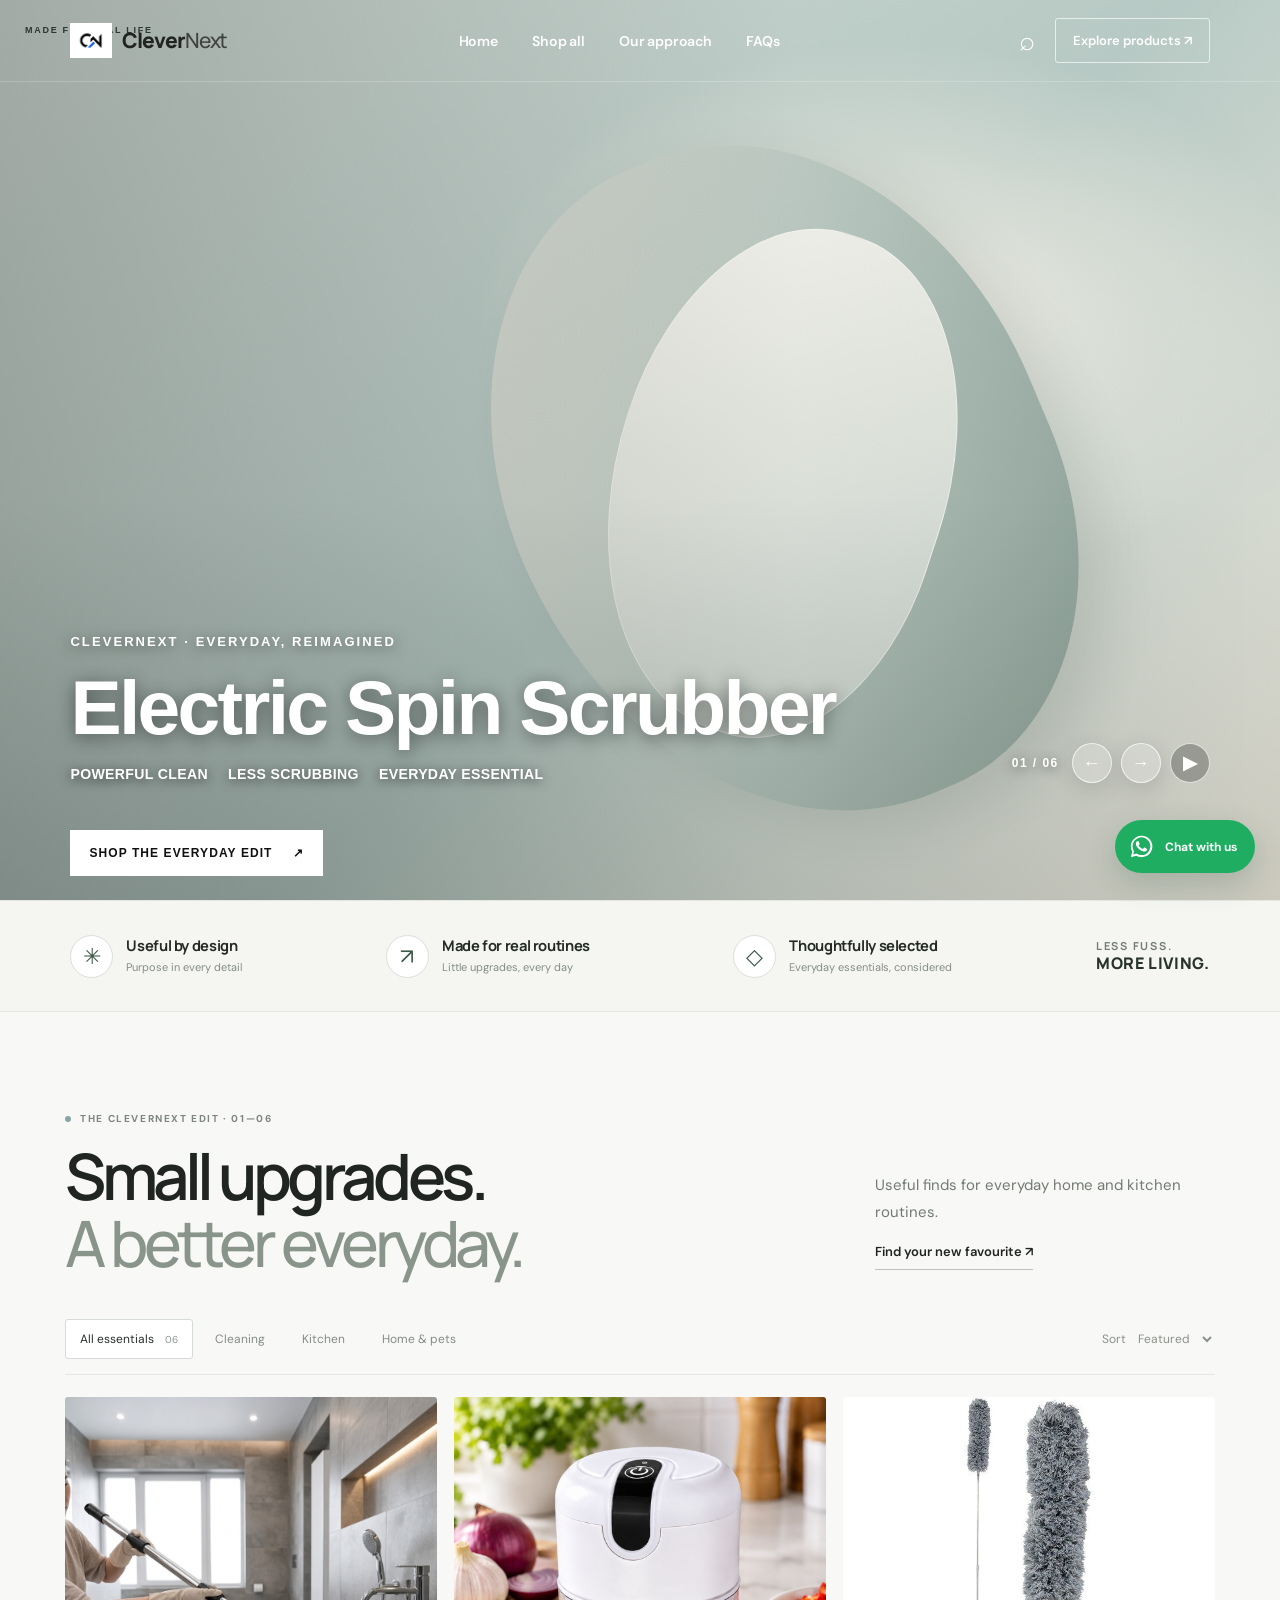
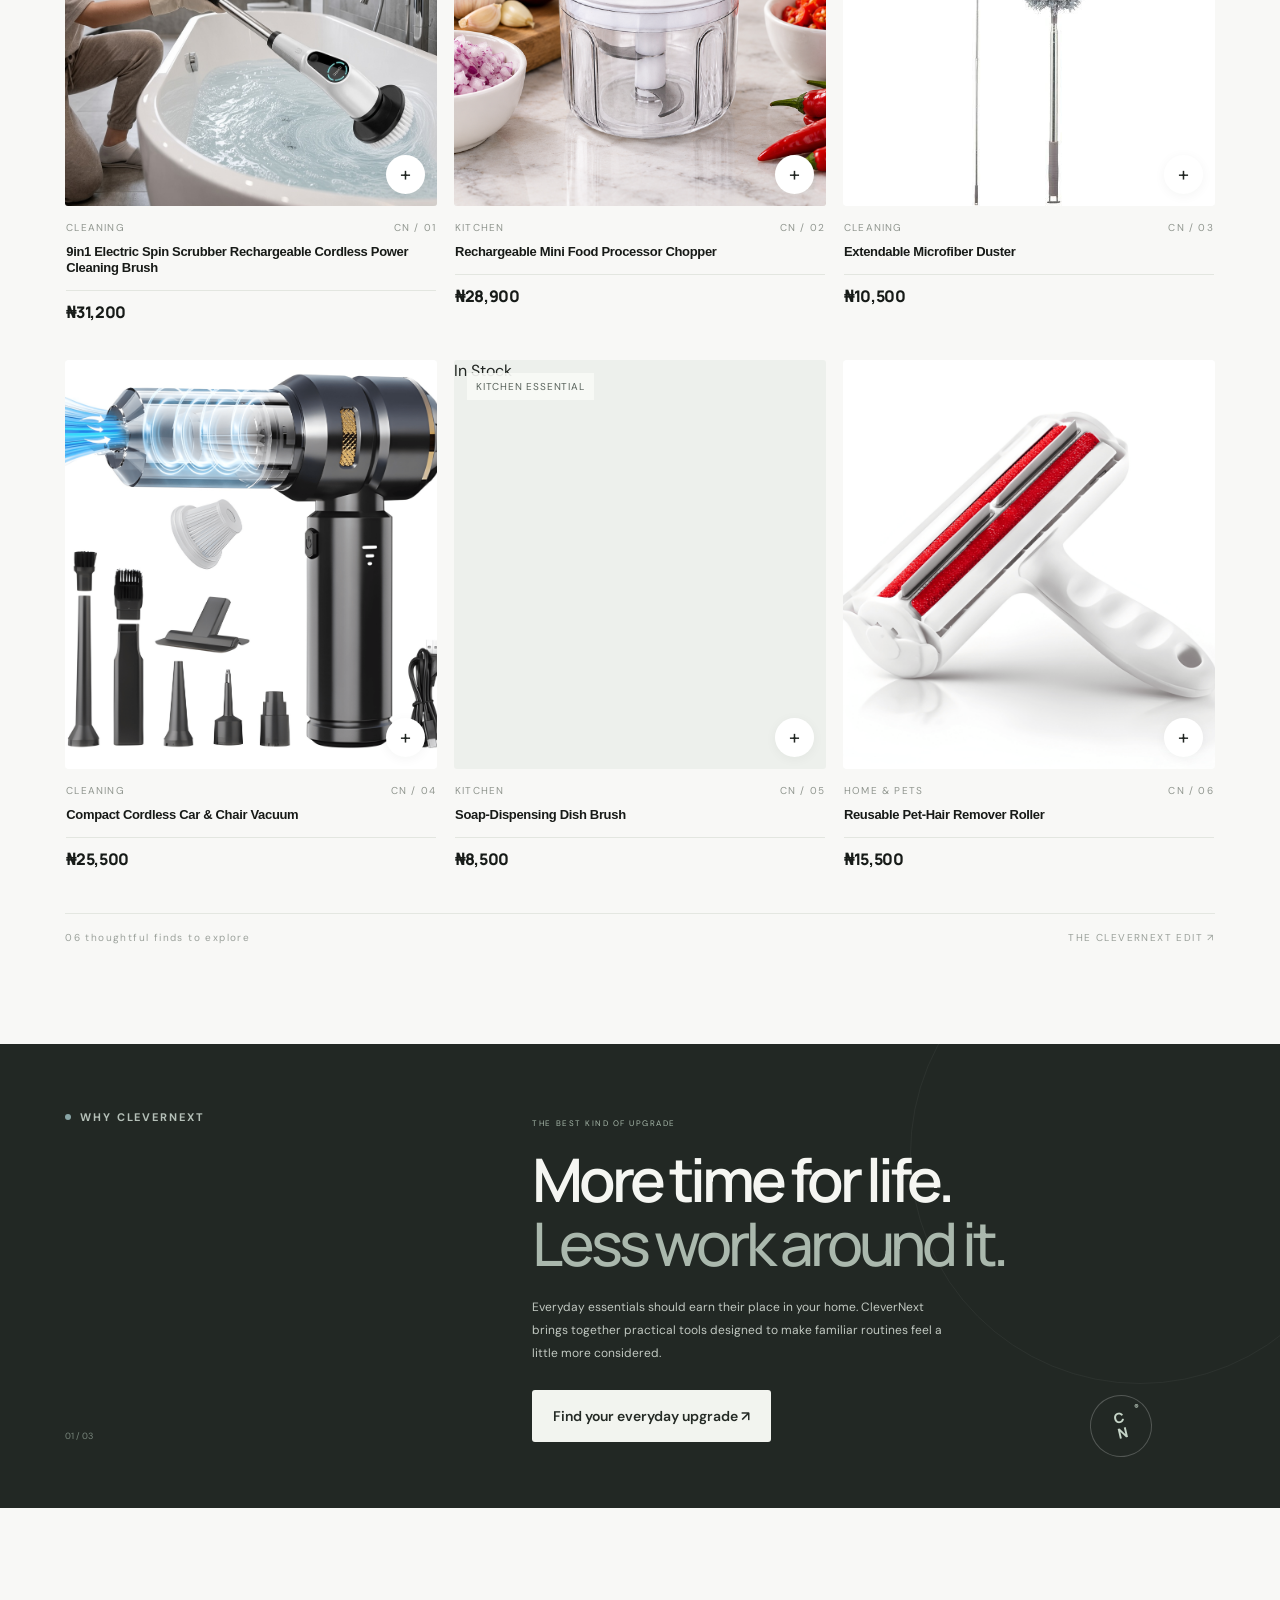
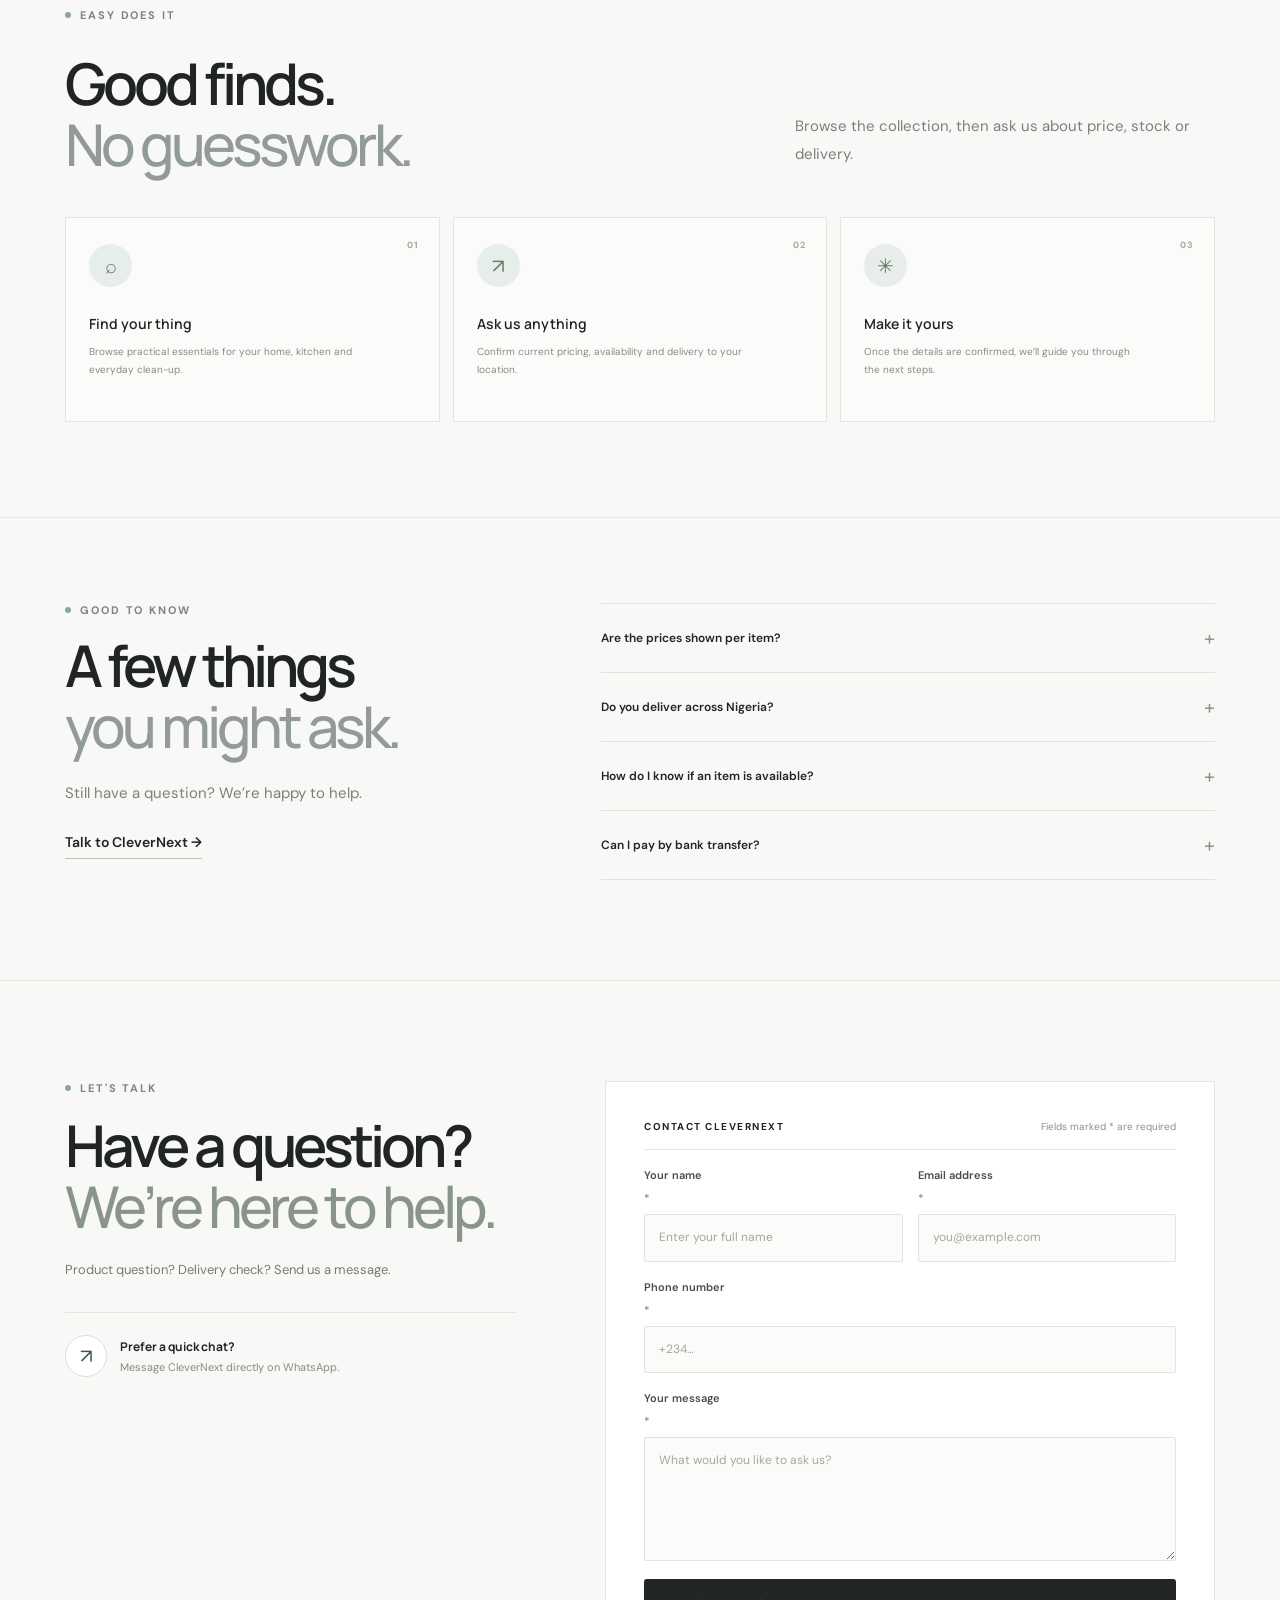
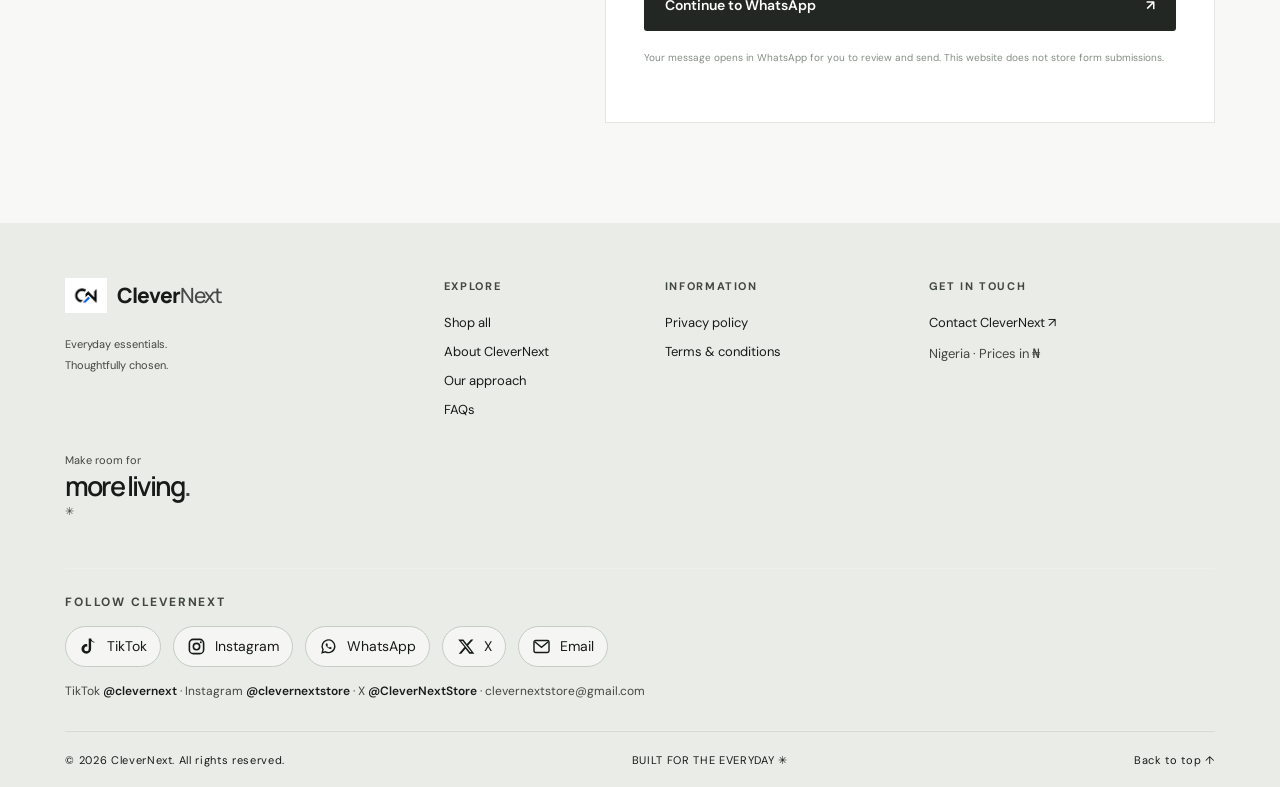
<file: index.html>
<!doctype html>
<html lang="en"><head><meta charset="UTF-8"><meta name="viewport" content="width=device-width, initial-scale=1, viewport-fit=cover"><meta name="theme-color" content="#f8f8f6"><meta name="description" content="Thoughtful everyday tools for a cleaner, easier home. Explore CleverNext essentials."><title>CleverNext — Everyday, made easier.</title><link rel="preconnect" href="https://fonts.googleapis.com"><link rel="preconnect" href="https://fonts.gstatic.com" crossorigin><link rel="preload" as="video" href="Hero-Section-Videos/Spin_scrubber_cleaning_bathroom.mp4" type="video/mp4"><link href="https://fonts.googleapis.com/css2?family=DM+Sans:wght@400;500;600;700&family=Manrope:wght@400;500;600;700;800&display=swap" rel="stylesheet"><link rel="icon" type="image/jpeg" href="assets/images/CleverNext.jpg"><link rel="stylesheet" href="styles.css"><script defer src="app.js"></script></head><body>
<header class="site-header"><a class="wordmark brand-logo" href="#home" aria-label="CleverNext home"><img src="assets/images/CleverNext.jpg" alt="" width="42" height="42"><span>Clever<span>Next</span></span></a><nav class="desktop-nav" aria-label="Main navigation"><a href="#home">Home</a><a href="#shop">Shop all</a><a href="#story">Our approach</a><a href="#faq">FAQs</a></nav><div class="header-actions"><button class="icon-button" id="search-toggle" aria-label="Search products">⌕</button><a class="header-shop" href="#shop">Explore products ↗</a><button class="icon-button menu-toggle" id="menu-toggle" aria-label="Open menu" aria-expanded="false">☰</button></div></header>
<div class="search-panel" id="search-panel" hidden><label for="product-search">Find your next everyday essential</label><div class="search-field"><input id="product-search" type="search" placeholder="Try “cleaning” or “kitchen”"><button id="search-close" aria-label="Close search">×</button></div></div>
<main id="home"><section class="hero hero-fullscreen" aria-label="CleverNext featured products"><div class="hero-media" id="hero-media"><video id="hero-video" muted playsinline autoplay preload="auto" fetchpriority="high" aria-label="CleverNext product demonstration"></video><div class="hero-poster"><span>MADE FOR REAL LIFE</span><i></i><b></b></div><div class="media-shade"></div><div class="hero-product-overlay" aria-live="polite"><div class="hero-product-copy"><span class="hero-kicker">CLEVERNEXT · EVERYDAY, REIMAGINED</span><h1 id="hero-product-title">Electric Spin Scrubber</h1><div class="hero-tags" id="hero-tags"><span>POWERFUL CLEAN</span><span>LESS SCRUBBING</span><span>EVERYDAY ESSENTIAL</span></div></div><div class="hero-product-controls"><span id="media-counter">01 / 06</span><button class="media-control media-step" id="media-prev" aria-label="Previous featured product">←</button><button class="media-control media-step" id="media-next" aria-label="Next featured product">→</button><button class="media-control" id="media-toggle" aria-label="Pause video sequence">Ⅱ</button></div></div><a class="hero-shop-link" href="#shop">SHOP THE EVERYDAY EDIT <span>↗</span></a></div></section>
<section class="value-strip" aria-label="The CleverNext difference"><div class="value-point"><span class="value-icon">✳</span><span><strong>Useful by design</strong><small>Purpose in every detail</small></span></div><div class="value-point"><span class="value-icon">↗</span><span><strong>Made for real routines</strong><small>Little upgrades, every day</small></span></div><div class="value-point"><span class="value-icon">◇</span><span><strong>Thoughtfully selected</strong><small>Everyday essentials, considered</small></span></div><div class="value-signoff"><span>LESS FUSS.</span><strong>MORE LIVING.</strong></div></section>
<section class="section-wrap" id="shop"><div class="section-heading reveal-on-scroll"><div><div class="eyebrow"><i></i> THE CLEVERNEXT EDIT · 01—06</div><h2>Small upgrades.<br><span>A better everyday.</span></h2></div><div class="heading-side"><p>Useful finds for everyday home and kitchen routines.</p><a class="text-link" href="#product-grid">Find your new favourite ↗</a></div></div><div class="shop-toolbar"><div class="filter-list"><button class="filter-chip active" data-filter="all">All essentials <small>06</small></button><button class="filter-chip" data-filter="cleaning">Cleaning</button><button class="filter-chip" data-filter="kitchen">Kitchen</button><button class="filter-chip" data-filter="home">Home & pets</button></div><label class="sort-wrap">Sort <select id="sort-products"><option value="featured">Featured</option><option value="az">Name: A–Z</option><option value="za">Name: Z–A</option></select></label></div><div class="product-grid" id="product-grid" aria-live="polite"></div><div class="collection-bottom"><span>06 thoughtful finds to explore</span><span>THE CLEVERNEXT EDIT ↗</span></div></section>
<section class="manifesto" id="story"><div class="manifesto-side"><div class="eyebrow light"><i></i> WHY CLEVERNEXT</div><span>01 / 03</span></div><div class="manifesto-main"><small>THE BEST KIND OF UPGRADE</small><h2>More time for life.<br><span>Less work around it.</span></h2><p>Everyday essentials should earn their place in your home. CleverNext brings together practical tools designed to make familiar routines feel a little more considered.</p><a class="button button-light" href="#shop">Find your everyday upgrade ↗</a></div><div class="orbit"></div><div class="stamp">C<br>N<span>®</span></div></section>
<section class="section-wrap how-section"><div class="eyebrow"><i></i> EASY DOES IT</div><div class="how-heading"><h2>Good finds.<br><span>No guesswork.</span></h2><p>Browse the collection, then ask us about price, stock or delivery.</p></div><div class="steps-grid"><article><b>01</b><div class="step-symbol">⌕</div><h3>Find your thing</h3><p>Browse practical essentials for your home, kitchen and everyday clean-up.</p></article><article><b>02</b><div class="step-symbol">↗</div><h3>Ask us anything</h3><p>Confirm current pricing, availability and delivery to your location.</p></article><article><b>03</b><div class="step-symbol">✳</div><h3>Make it yours</h3><p>Once the details are confirmed, we’ll guide you through the next steps.</p></article></div></section>
<section class="section-wrap faq-section" id="faq"><div class="faq-intro"><div class="eyebrow"><i></i> GOOD TO KNOW</div><h2>A few things<br><span>you might ask.</span></h2><p>Still have a question? We’re happy to help.</p><a class="text-link" href="#contact-form">Talk to CleverNext →</a></div><div class="faq-list"><details><summary>Are the prices shown per item?<span>+</span></summary><p>Yes. The price shown on each product card is the listed price for one item. Confirm availability and delivery fees with us before paying.</p></details><details><summary>Do you deliver across Nigeria?<span>+</span></summary><p>Delivery coverage and fees depend on your location. Please confirm availability and delivery costs before making payment.</p></details><details><summary>How do I know if an item is available?<span>+</span></summary><p>Availability can change. Message us to confirm current stock before making payment.</p></details><details><summary>Can I pay by bank transfer?<span>+</span></summary><p>Only use payment details confirmed directly by CleverNext. Never transfer money to unverified account details.</p></details></div></section><section class="contact-section section-wrap" id="contact-form"><div class="contact-intro"><div class="eyebrow"><i></i> LET'S TALK</div><h2>Have a question?<br><span>We’re here to help.</span></h2><p>Product question? Delivery check? Send us a message.</p><div class="contact-detail"><span class="contact-detail-icon">↗</span><div><strong>Prefer a quick chat?</strong><small>Message CleverNext directly on WhatsApp.</small></div></div></div><form class="contact-form" id="contact-form-fields"><div class="contact-form-heading"><span>CONTACT CLEVERNEXT</span><small>Fields marked * are required</small></div><div class="contact-fields-row"><label for="contact-name">Your name <span>*</span><input id="contact-name" name="name" type="text" autocomplete="name" placeholder="Enter your full name" maxlength="100" required></label><label for="contact-email">Email address <span>*</span><input id="contact-email" name="email" type="email" autocomplete="email" placeholder="you@example.com" maxlength="254" required></label></div><label for="contact-phone">Phone number <span>*</span><input id="contact-phone" name="phone" type="tel" autocomplete="tel" inputmode="tel" placeholder="+234…" maxlength="30" required></label><label for="contact-message">Your message <span>*</span><textarea id="contact-message" name="message" rows="5" maxlength="2000" placeholder="What would you like to ask us?" required></textarea></label><button class="button button-dark contact-submit" type="submit">Continue to WhatsApp <span>↗</span></button><p class="contact-privacy">Your message opens in WhatsApp for you to review and send. This website does not store form submissions.</p><p class="contact-error" id="contact-error" role="status" aria-live="polite"></p></form></section></main>
<footer class="site-footer" id="contact"><div class="footer-top"><div><a class="wordmark brand-logo" href="#home" aria-label="CleverNext home"><img src="assets/images/CleverNext.jpg" alt="" width="42" height="42"><span>Clever<span>Next</span></span></a><p>Everyday essentials.<br>Thoughtfully chosen.</p></div><div class="footer-column"><b>EXPLORE</b><a href="#shop">Shop all</a><a href="about.html">About CleverNext</a><a href="#story">Our approach</a><a href="#faq">FAQs</a></div><div class="footer-column"><b>INFORMATION</b><a href="privacy-policy.html">Privacy policy</a><a href="terms-and-conditions.html">Terms &amp; conditions</a></div><div class="footer-column"><b>GET IN TOUCH</b><a href="#contact-form" id="contact-link">Contact CleverNext ↗</a><span>Nigeria · Prices in ₦</span></div><div class="footer-signoff">Make room for<strong>more living<span>.</span></strong>✳</div></div><div class="footer-socials" aria-label="Official CleverNext social accounts"><strong>FOLLOW CLEVERNEXT</strong><div class="social-links"><a href="https://www.tiktok.com/@clevernext" target="_blank" rel="noopener noreferrer" aria-label="CleverNext on TikTok"><svg viewBox="0 0 24 24" aria-hidden="true"><path d="M19.6 7.2a6.9 6.9 0 0 1-4.3-2V15a6.1 6.1 0 1 1-6.1-6.1c.4 0 .8 0 1.2.1v3.4a2.8 2.8 0 1 0 1.9 2.7V2h3.1c.3 2.2 1.9 4 4.2 4.4v.8Z"/></svg><span>TikTok</span></a><a href="https://www.instagram.com/clevernextstore/" target="_blank" rel="noopener noreferrer" aria-label="CleverNext on Instagram"><svg viewBox="0 0 24 24" aria-hidden="true"><rect x="3" y="3" width="18" height="18" rx="5" fill="none" stroke="currentColor" stroke-width="2"/><circle cx="12" cy="12" r="4" fill="none" stroke="currentColor" stroke-width="2"/><circle cx="17.5" cy="6.7" r="1.2"/></svg><span>Instagram</span></a><a href="https://wa.me/2347036820201" target="_blank" rel="noopener noreferrer" aria-label="CleverNext on WhatsApp"><svg viewBox="0 0 24 24" aria-hidden="true"><path d="M20 11.7a8 8 0 0 1-11.8 7l-4.2 1.1 1.1-4.1A8 8 0 1 1 20 11.7Z" fill="none" stroke="currentColor" stroke-width="1.8"/><path d="M9 8.4c.2-.4.4-.4.7-.4h.4c.2 0 .3.1.4.4l.7 1.6c.1.2.1.4-.1.6l-.5.5c-.1.2-.2.3 0 .5.4.7 1.1 1.4 1.9 1.8.2.1.4.1.5-.1l.6-.7c.2-.2.3-.2.6-.1l1.5.7c.3.1.4.2.4.4 0 .3-.2 1-.7 1.3-.4.4-1 .5-1.6.3-1.1-.3-2.4-1-3.5-2.1s-1.7-2.3-1.9-3.2c-.2-.7.2-1.3.6-1.5Z" fill="currentColor"/></svg><span>WhatsApp</span></a><a href="https://x.com/CleverNextStore" target="_blank" rel="noopener noreferrer" aria-label="CleverNext on X"><svg viewBox="0 0 24 24" aria-hidden="true"><path d="M18.9 3H22l-6.8 7.8L23.2 21h-6.3L12 14.8 6.6 21H3.4l7.3-8.4L2.8 3h6.5l4.4 5.8L18.9 3Zm-1.1 16h1.7L8.3 4.9H6.5L17.8 19Z"/></svg><span>X</span></a><a href="mailto:clevernextstore@gmail.com" aria-label="Email CleverNext"><svg viewBox="0 0 24 24" aria-hidden="true"><rect x="2.5" y="4.5" width="19" height="15" rx="2" fill="none" stroke="currentColor" stroke-width="1.8"/><path d="m3.5 6 8.5 7 8.5-7" fill="none" stroke="currentColor" stroke-width="1.8"/></svg><span>Email</span></a></div><p class="social-handle-line">TikTok <b>@clevernext</b> · Instagram <b>@clevernextstore</b> · X <b>@CleverNextStore</b> · clevernextstore@gmail.com</p></div><div class="footer-bottom"><span>© <span id="year"></span> CleverNext. All rights reserved.</span><span>BUILT FOR THE EVERYDAY ✳</span><a href="#home">Back to top ↑</a></div></footer><a class="floating-whatsapp" href="https://wa.me/2347036820201?text=Hi%20CleverNext%2C%20I%E2%80%99d%20like%20to%20know%20more%20about%20your%20products." target="_blank" rel="noopener noreferrer" aria-label="Chat with CleverNext on WhatsApp"><svg viewBox="0 0 32 32" aria-hidden="true"><path d="M16 3.2A12.7 12.7 0 0 0 5.1 22.3L3.4 28.6l6.4-1.7A12.7 12.7 0 1 0 16 3.2Zm0 23a10.5 10.5 0 0 1-5.6-1.6l-.4-.2-3.8 1 1-3.8-.2-.4A10.5 10.5 0 1 1 16 26.2Zm5.8-7.8c-.3-.2-1.9-.9-2.2-1.1-.3-.1-.5-.2-.7.2l-1 1.2c-.2.2-.4.2-.7.1-.3-.2-1.4-.5-2.6-1.6-1-.9-1.6-1.9-1.8-2.2-.2-.3 0-.5.1-.7l.5-.5c.2-.2.2-.3.3-.6.1-.2 0-.4 0-.6l-1-2.4c-.3-.6-.5-.5-.8-.5h-.6c-.2 0-.6.1-.9.4-.3.4-1.1 1.2-1.1 2.8s1.2 3.1 1.3 3.3c.2.2 2.3 3.5 5.6 4.9.8.3 1.4.5 1.9.7.8.2 1.5.2 2.1.1.6-.1 1.9-.8 2.2-1.5.3-.8.3-1.4.2-1.6-.1-.1-.3-.2-.6-.4Z"/></svg><span>Chat with us</span></a><div class="mobile-bottom-bar"><a href="#shop">Explore collection <span>↗</span></a></div><div class="toast" id="toast" role="status" aria-live="polite"></div></body></html>
</file>
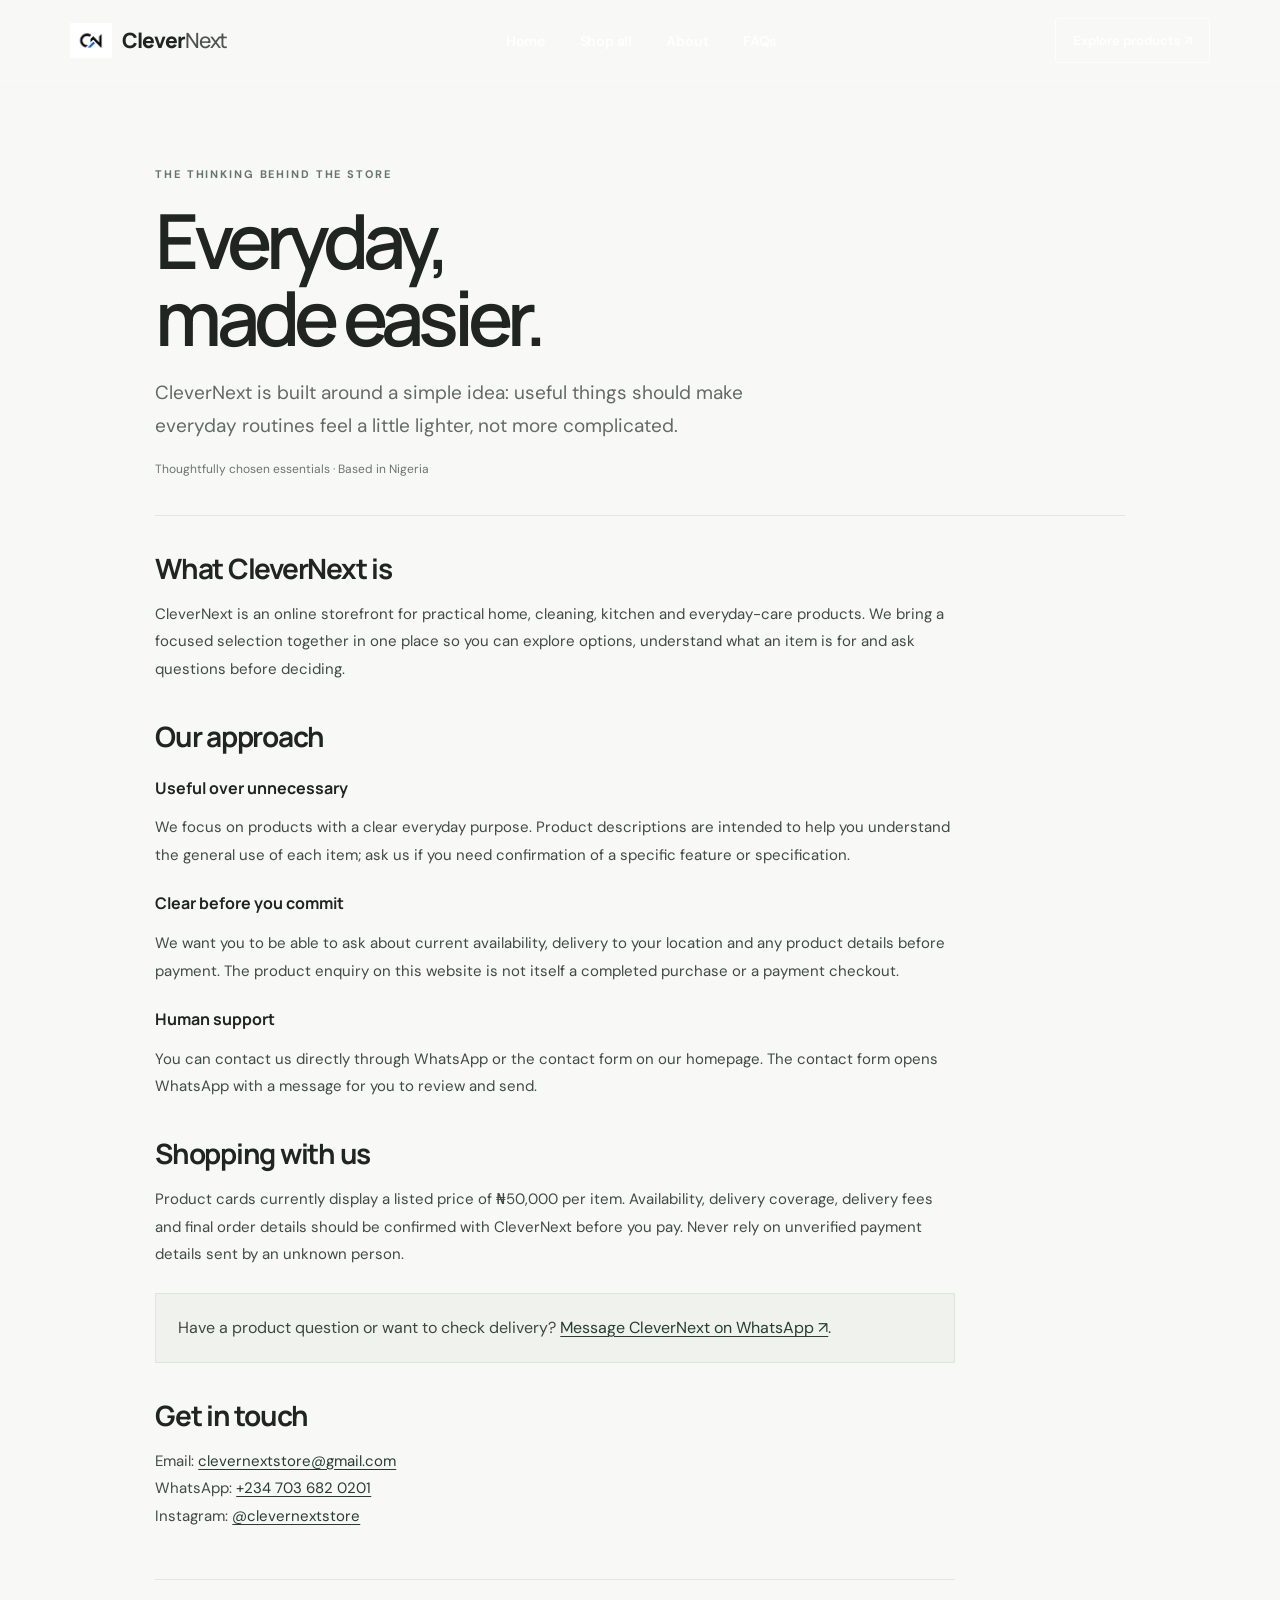
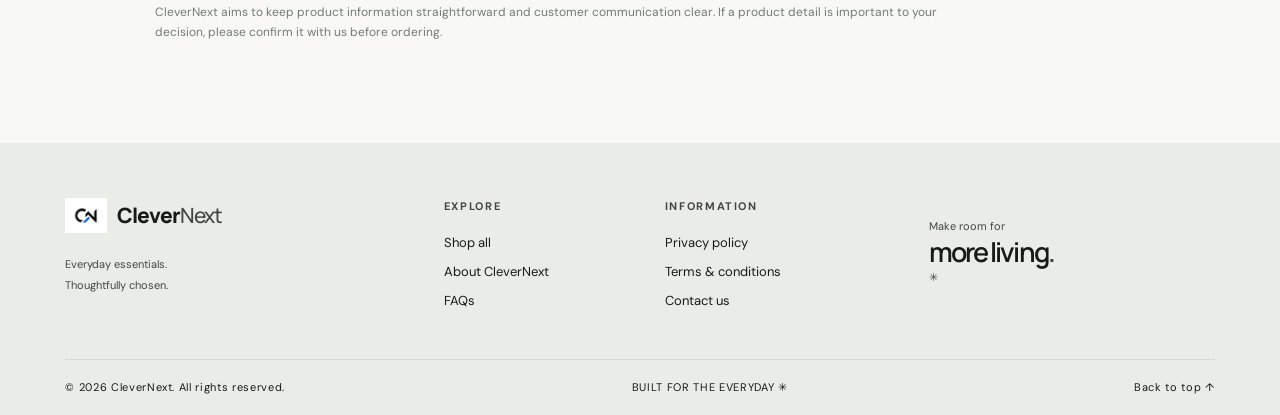
<file: about.html>
<!doctype html>
<html lang="en"><head><meta charset="utf-8"><meta name="viewport" content="width=device-width, initial-scale=1"><meta name="theme-color" content="#f8f8f6"><meta name="description" content="Get to know CleverNext: thoughtfully selected everyday home, cleaning and kitchen essentials, with clear product information and direct support."><meta property="og:title" content="About CleverNext"><meta property="og:description" content="Everyday essentials. Thoughtfully chosen."><meta property="og:type" content="website"><title>About CleverNext — Everyday, made easier</title><link rel="preconnect" href="https://fonts.googleapis.com"><link href="https://fonts.googleapis.com/css2?family=DM+Sans:wght@400;500;600;700&family=Manrope:wght@400;500;600;700;800&display=swap" rel="stylesheet"><link rel="icon" type="image/jpeg" href="assets/images/CleverNext.jpg"><link rel="stylesheet" href="styles.css"></head>
<body><header class="site-header"><a class="wordmark brand-logo" href="index.html" aria-label="CleverNext home"><img src="assets/images/CleverNext.jpg" alt="" width="42" height="42"><span>Clever<span>Next</span></span></a><nav class="desktop-nav" aria-label="Main navigation"><a href="index.html#home">Home</a><a href="index.html#shop">Shop all</a><a href="about.html" aria-current="page">About</a><a href="index.html#faq">FAQs</a></nav><div class="header-actions"><a class="header-shop" href="index.html#shop">Explore products ↗</a><button class="icon-button menu-toggle" id="menu-toggle" aria-label="Open menu" aria-expanded="false">☰</button></div></header>
<main class="info-page"><section class="info-hero"><span class="info-eyebrow">THE THINKING BEHIND THE STORE</span><h1>Everyday,<br>made easier.</h1><p>CleverNext is built around a simple idea: useful things should make everyday routines feel a little lighter, not more complicated.</p><div class="info-meta">Thoughtfully chosen essentials · Based in Nigeria</div></section><article class="info-content"><h2>What CleverNext is</h2><p>CleverNext is an online storefront for practical home, cleaning, kitchen and everyday-care products. We bring a focused selection together in one place so you can explore options, understand what an item is for and ask questions before deciding.</p><h2>Our approach</h2><h3>Useful over unnecessary</h3><p>We focus on products with a clear everyday purpose. Product descriptions are intended to help you understand the general use of each item; ask us if you need confirmation of a specific feature or specification.</p><h3>Clear before you commit</h3><p>We want you to be able to ask about current availability, delivery to your location and any product details before payment. The product enquiry on this website is not itself a completed purchase or a payment checkout.</p><h3>Human support</h3><p>You can contact us directly through WhatsApp or the contact form on our homepage. The contact form opens WhatsApp with a message for you to review and send.</p><h2>Shopping with us</h2><p>Product cards currently display a listed price of ₦50,000 per item. Availability, delivery coverage, delivery fees and final order details should be confirmed with CleverNext before you pay. Never rely on unverified payment details sent by an unknown person.</p><div class="info-callout">Have a product question or want to check delivery? <a href="https://wa.me/2347036820201?text=Hi%20CleverNext%2C%20I%20have%20a%20question%20about%20your%20products." target="_blank" rel="noopener noreferrer">Message CleverNext on WhatsApp ↗</a>.</div><h2>Get in touch</h2><p>Email: <a href="mailto:clevernextstore@gmail.com">clevernextstore@gmail.com</a><br>WhatsApp: <a href="https://wa.me/2347036820201" target="_blank" rel="noopener noreferrer">+234 703 682 0201</a><br>Instagram: <a href="https://www.instagram.com/clevernextstore/" target="_blank" rel="noopener noreferrer">@clevernextstore</a></p><div class="info-footer-note">CleverNext aims to keep product information straightforward and customer communication clear. If a product detail is important to your decision, please confirm it with us before ordering.</div></article></main>
<footer class="site-footer"><div class="footer-top"><div><a class="wordmark brand-logo" href="index.html" aria-label="CleverNext home"><img src="assets/images/CleverNext.jpg" alt="" width="42" height="42"><span>Clever<span>Next</span></span></a><p>Everyday essentials.<br>Thoughtfully chosen.</p></div><div class="footer-column"><b>EXPLORE</b><a href="index.html#shop">Shop all</a><a href="about.html">About CleverNext</a><a href="index.html#faq">FAQs</a></div><div class="footer-column"><b>INFORMATION</b><a href="privacy-policy.html">Privacy policy</a><a href="terms-and-conditions.html">Terms &amp; conditions</a><a href="mailto:clevernextstore@gmail.com">Contact us</a></div><div class="footer-signoff">Make room for<strong>more living<span>.</span></strong>✳</div></div><div class="footer-bottom"><span>© <span id="year">2026</span> CleverNext. All rights reserved.</span><span>BUILT FOR THE EVERYDAY ✳</span><a href="#top">Back to top ↑</a></div></footer><script>document.getElementById("year").textContent=new Date().getFullYear();const menu=document.getElementById("menu-toggle");menu?.addEventListener("click",()=>{const nav=document.querySelector(".desktop-nav");const open=menu.getAttribute("aria-expanded")!=="true";menu.setAttribute("aria-expanded",String(open));nav.classList.toggle("is-open",open);});</script></body></html>
</file>
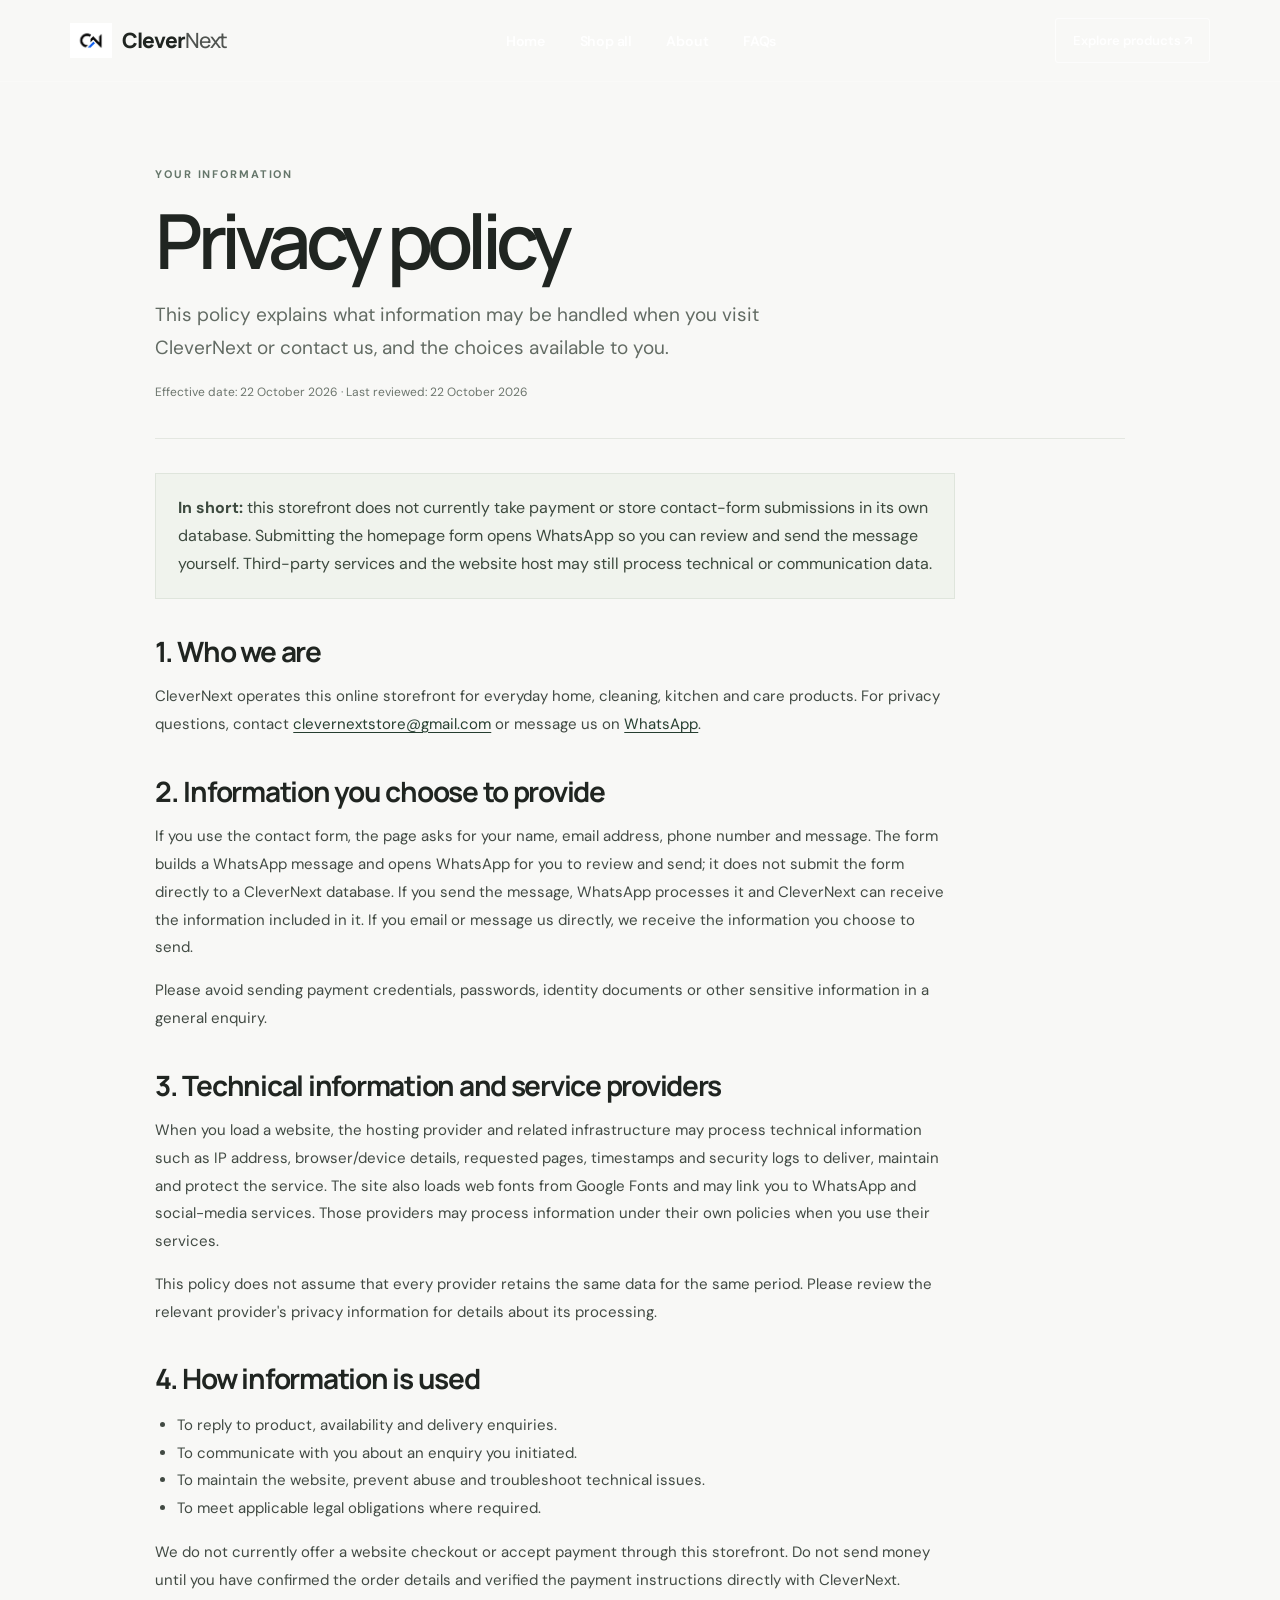
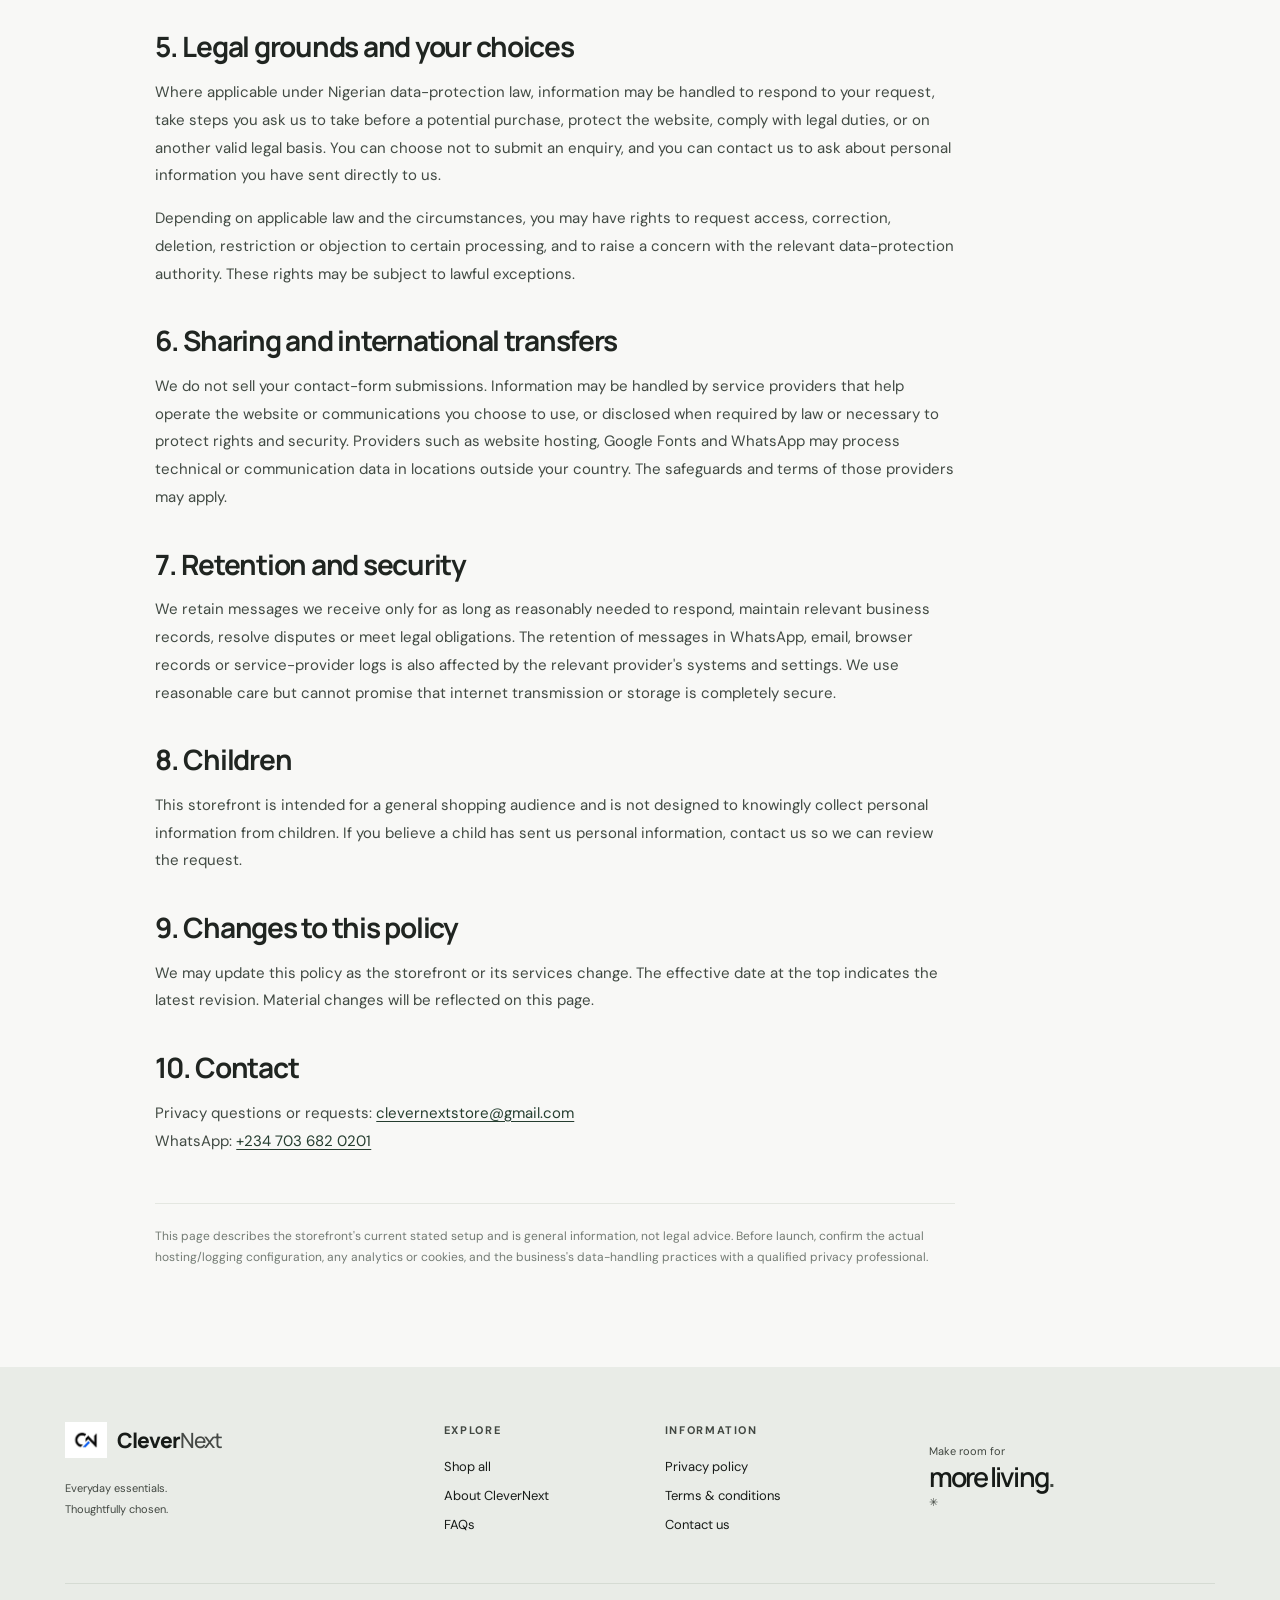
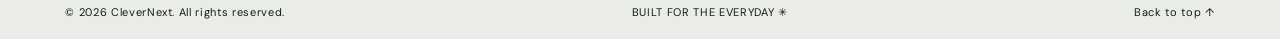
<file: privacy-policy.html>
<!doctype html>
<html lang="en"><head><meta charset="utf-8"><meta name="viewport" content="width=device-width, initial-scale=1"><meta name="theme-color" content="#f8f8f6"><meta name="description" content="Read the CleverNext privacy policy and learn how information may be handled when you browse the store or contact us."><meta property="og:title" content="Privacy Policy | CleverNext"><meta property="og:description" content="How CleverNext handles information and privacy."><title>Privacy Policy | CleverNext</title><link rel="preconnect" href="https://fonts.googleapis.com"><link href="https://fonts.googleapis.com/css2?family=DM+Sans:wght@400;500;600;700&family=Manrope:wght@400;500;600;700;800&display=swap" rel="stylesheet"><link rel="icon" type="image/jpeg" href="assets/images/CleverNext.jpg"><link rel="stylesheet" href="styles.css"></head>
<body><header class="site-header"><a class="wordmark brand-logo" href="index.html" aria-label="CleverNext home"><img src="assets/images/CleverNext.jpg" alt="" width="42" height="42"><span>Clever<span>Next</span></span></a><nav class="desktop-nav" aria-label="Main navigation"><a href="index.html#home">Home</a><a href="index.html#shop">Shop all</a><a href="about.html">About</a><a href="index.html#faq">FAQs</a></nav><div class="header-actions"><a class="header-shop" href="index.html#shop">Explore products ↗</a><button class="icon-button menu-toggle" id="menu-toggle" aria-label="Open menu" aria-expanded="false">☰</button></div></header>
<main class="info-page"><section class="info-hero"><span class="info-eyebrow">YOUR INFORMATION</span><h1>Privacy policy</h1><p>This policy explains what information may be handled when you visit CleverNext or contact us, and the choices available to you.</p><div class="info-meta">Effective date: 22 October 2026 · Last reviewed: 22 October 2026</div></section><article class="info-content"><div class="info-callout"><strong>In short:</strong> this storefront does not currently take payment or store contact-form submissions in its own database. Submitting the homepage form opens WhatsApp so you can review and send the message yourself. Third-party services and the website host may still process technical or communication data.</div><h2>1. Who we are</h2><p>CleverNext operates this online storefront for everyday home, cleaning, kitchen and care products. For privacy questions, contact <a href="mailto:clevernextstore@gmail.com">clevernextstore@gmail.com</a> or message us on <a href="https://wa.me/2347036820201" target="_blank" rel="noopener noreferrer">WhatsApp</a>.</p><h2>2. Information you choose to provide</h2><p>If you use the contact form, the page asks for your name, email address, phone number and message. The form builds a WhatsApp message and opens WhatsApp for you to review and send; it does not submit the form directly to a CleverNext database. If you send the message, WhatsApp processes it and CleverNext can receive the information included in it. If you email or message us directly, we receive the information you choose to send.</p><p>Please avoid sending payment credentials, passwords, identity documents or other sensitive information in a general enquiry.</p><h2>3. Technical information and service providers</h2><p>When you load a website, the hosting provider and related infrastructure may process technical information such as IP address, browser/device details, requested pages, timestamps and security logs to deliver, maintain and protect the service. The site also loads web fonts from Google Fonts and may link you to WhatsApp and social-media services. Those providers may process information under their own policies when you use their services.</p><p>This policy does not assume that every provider retains the same data for the same period. Please review the relevant provider's privacy information for details about its processing.</p><h2>4. How information is used</h2><ul><li>To reply to product, availability and delivery enquiries.</li><li>To communicate with you about an enquiry you initiated.</li><li>To maintain the website, prevent abuse and troubleshoot technical issues.</li><li>To meet applicable legal obligations where required.</li></ul><p>We do not currently offer a website checkout or accept payment through this storefront. Do not send money until you have confirmed the order details and verified the payment instructions directly with CleverNext.</p><h2>5. Legal grounds and your choices</h2><p>Where applicable under Nigerian data-protection law, information may be handled to respond to your request, take steps you ask us to take before a potential purchase, protect the website, comply with legal duties, or on another valid legal basis. You can choose not to submit an enquiry, and you can contact us to ask about personal information you have sent directly to us.</p><p>Depending on applicable law and the circumstances, you may have rights to request access, correction, deletion, restriction or objection to certain processing, and to raise a concern with the relevant data-protection authority. These rights may be subject to lawful exceptions.</p><h2>6. Sharing and international transfers</h2><p>We do not sell your contact-form submissions. Information may be handled by service providers that help operate the website or communications you choose to use, or disclosed when required by law or necessary to protect rights and security. Providers such as website hosting, Google Fonts and WhatsApp may process technical or communication data in locations outside your country. The safeguards and terms of those providers may apply.</p><h2>7. Retention and security</h2><p>We retain messages we receive only for as long as reasonably needed to respond, maintain relevant business records, resolve disputes or meet legal obligations. The retention of messages in WhatsApp, email, browser records or service-provider logs is also affected by the relevant provider's systems and settings. We use reasonable care but cannot promise that internet transmission or storage is completely secure.</p><h2>8. Children</h2><p>This storefront is intended for a general shopping audience and is not designed to knowingly collect personal information from children. If you believe a child has sent us personal information, contact us so we can review the request.</p><h2>9. Changes to this policy</h2><p>We may update this policy as the storefront or its services change. The effective date at the top indicates the latest revision. Material changes will be reflected on this page.</p><h2>10. Contact</h2><p>Privacy questions or requests: <a href="mailto:clevernextstore@gmail.com">clevernextstore@gmail.com</a><br>WhatsApp: <a href="https://wa.me/2347036820201" target="_blank" rel="noopener noreferrer">+234 703 682 0201</a></p><div class="info-footer-note">This page describes the storefront's current stated setup and is general information, not legal advice. Before launch, confirm the actual hosting/logging configuration, any analytics or cookies, and the business's data-handling practices with a qualified privacy professional.</div></article></main>
<footer class="site-footer"><div class="footer-top"><div><a class="wordmark brand-logo" href="index.html" aria-label="CleverNext home"><img src="assets/images/CleverNext.jpg" alt="" width="42" height="42"><span>Clever<span>Next</span></span></a><p>Everyday essentials.<br>Thoughtfully chosen.</p></div><div class="footer-column"><b>EXPLORE</b><a href="index.html#shop">Shop all</a><a href="about.html">About CleverNext</a><a href="index.html#faq">FAQs</a></div><div class="footer-column"><b>INFORMATION</b><a href="privacy-policy.html" aria-current="page">Privacy policy</a><a href="terms-and-conditions.html">Terms &amp; conditions</a><a href="mailto:clevernextstore@gmail.com">Contact us</a></div><div class="footer-signoff">Make room for<strong>more living<span>.</span></strong>✳</div></div><div class="footer-bottom"><span>© <span id="year">2026</span> CleverNext. All rights reserved.</span><span>BUILT FOR THE EVERYDAY ✳</span><a href="#top">Back to top ↑</a></div></footer><script>document.getElementById("year").textContent=new Date().getFullYear();const menu=document.getElementById("menu-toggle");menu?.addEventListener("click",()=>{const nav=document.querySelector(".desktop-nav");const open=menu.getAttribute("aria-expanded")!=="true";menu.setAttribute("aria-expanded",String(open));nav.classList.toggle("is-open",open);});</script></body></html>
</file>
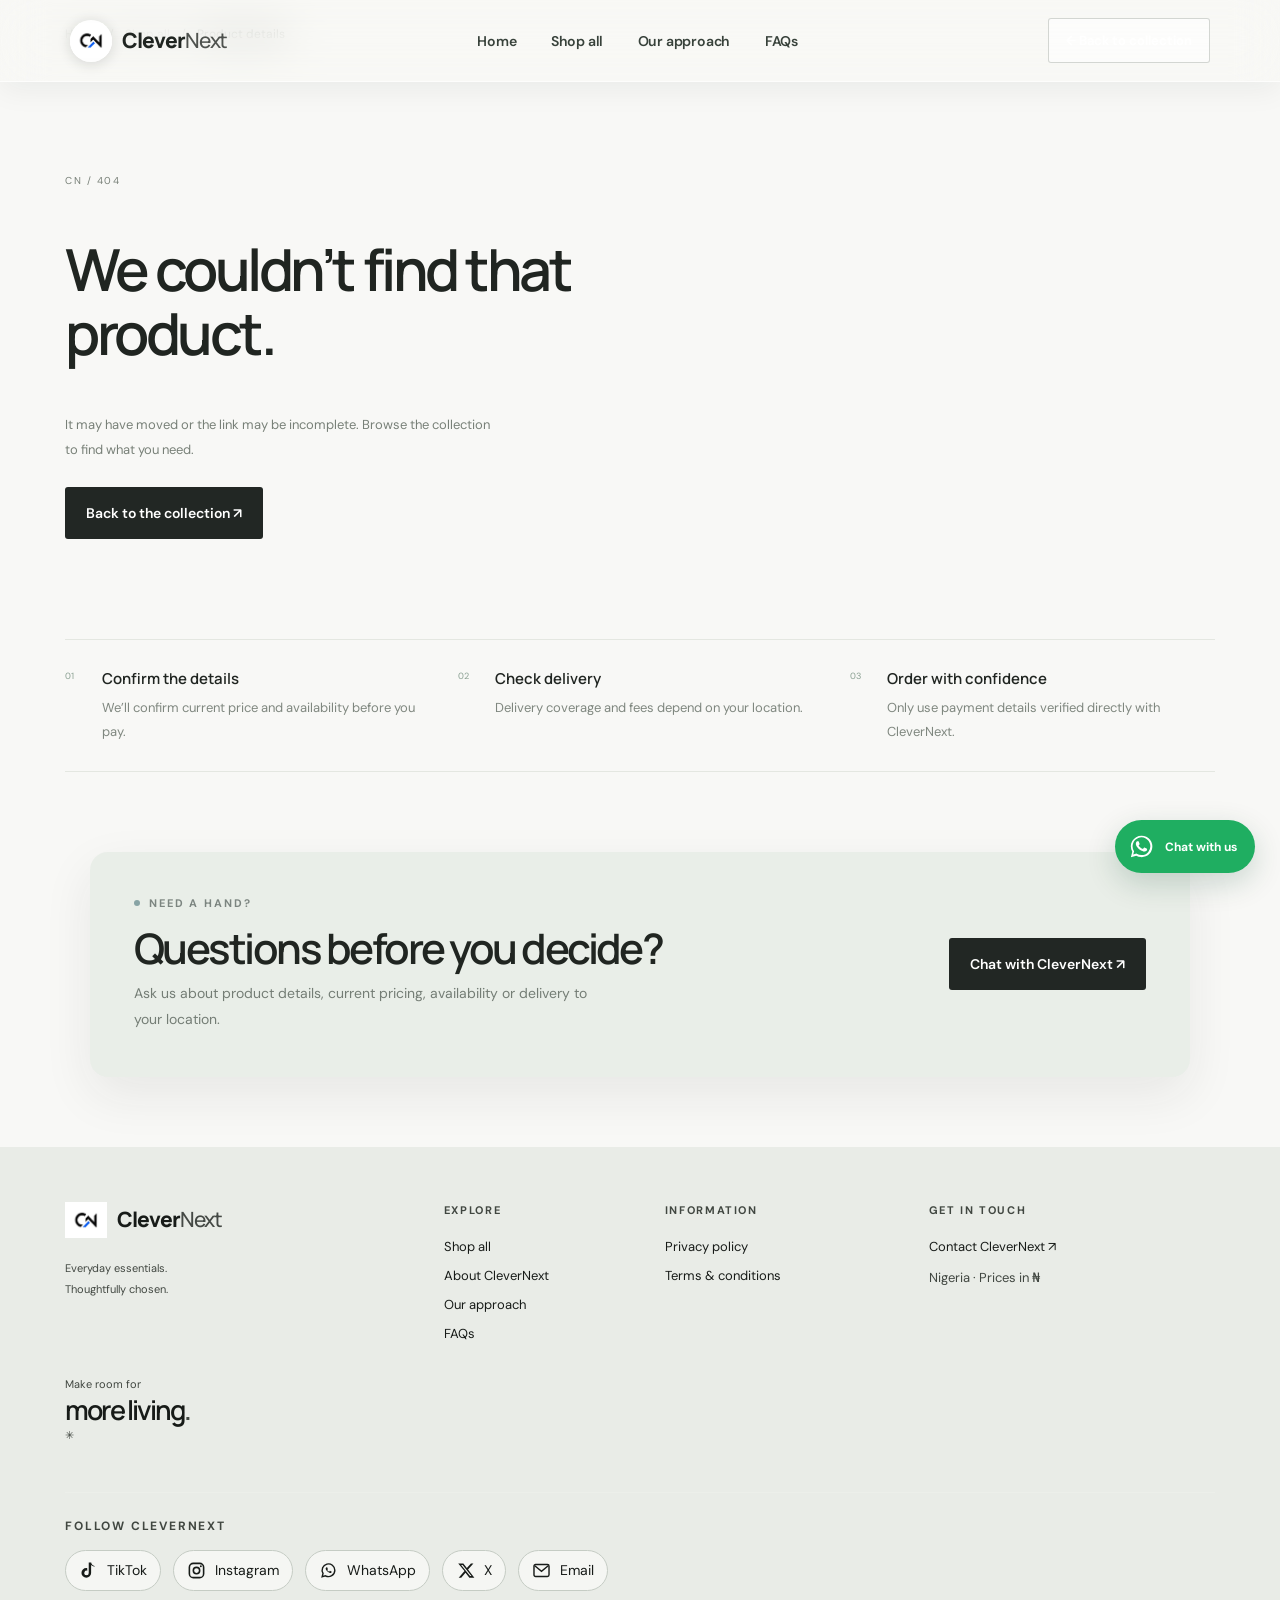
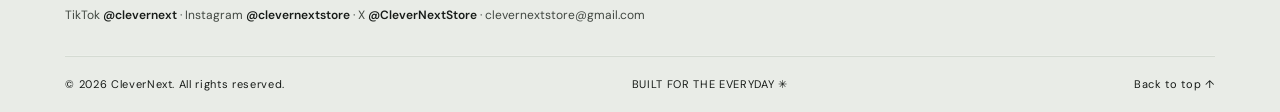
<file: product.html>
<!doctype html>
<html lang="en">
<head>
<meta charset="UTF-8">
<meta name="viewport" content="width=device-width, initial-scale=1, viewport-fit=cover">
<meta name="theme-color" content="#f8f8f6">
<meta name="description" content="Explore CleverNext product details, gallery and ordering enquiries. Confirm current price, stock and delivery before purchase.">
<meta property="og:site_name" content="CleverNext">
<meta property="og:type" content="product">
<meta property="og:title" content="Product details | CleverNext">
<meta property="og:description" content="Thoughtful everyday tools for a cleaner, easier home.">
<title>Product details | CleverNext</title>
<link rel="preconnect" href="https://fonts.googleapis.com"><link rel="preconnect" href="https://fonts.gstatic.com" crossorigin>
<link href="https://fonts.googleapis.com/css2?family=DM+Sans:wght@400;500;600;700&family=Manrope:wght@400;500;600;700;800&display=swap" rel="stylesheet">
<link rel="icon" type="image/jpeg" href="assets/images/CleverNext.jpg">
<link rel="stylesheet" href="styles.css"><link rel="stylesheet" href="product-page.css">
<script defer src="product-page.js"></script>
</head>
<body class="product-page-body">
<header class="site-header product-glass-header"><a class="wordmark brand-logo" href="index.html" aria-label="CleverNext home"><img src="assets/images/CleverNext.jpg" alt="" width="42" height="42"><span>Clever<span>Next</span></span></a><nav class="desktop-nav" aria-label="Main navigation"><a href="index.html#home">Home</a><a href="index.html#shop">Shop all</a><a href="index.html#story">Our approach</a><a href="index.html#faq">FAQs</a></nav><div class="header-actions"><a class="header-shop" href="index.html#shop">← Back to collection</a><button class="icon-button menu-toggle" id="product-menu-toggle" aria-label="Open menu" aria-expanded="false">☰</button></div></header>
<main class="product-detail-main">
<nav class="product-breadcrumb" aria-label="Breadcrumb"><a href="index.html">Home</a><span>/</span><a href="index.html#shop">Shop all</a><span>/</span><span id="breadcrumb-product">Product details</span></nav>
<div id="product-detail-root"><div class="product-loading" role="status">Loading product details…</div></div>
<section class="product-reassurance" aria-label="Before you order"><div><span>01</span><strong>Confirm the details</strong><p>We’ll confirm current price and availability before you pay.</p></div><div><span>02</span><strong>Check delivery</strong><p>Delivery coverage and fees depend on your location.</p></div><div><span>03</span><strong>Order with confidence</strong><p>Only use payment details verified directly with CleverNext.</p></div></section>
<section class="product-help"><div><div class="eyebrow"><i></i> NEED A HAND?</div><h2>Questions before you decide?</h2><p>Ask us about product details, current pricing, availability or delivery to your location.</p></div><a class="button button-dark" id="product-help-link" href="https://wa.me/2347036820201" target="_blank" rel="noopener noreferrer">Chat with CleverNext ↗</a></section>
</main>
<footer class="site-footer"><div class="footer-top"><div><a class="wordmark brand-logo" href="index.html" aria-label="CleverNext home"><img src="assets/images/CleverNext.jpg" alt="" width="42" height="42"><span>Clever<span>Next</span></span></a><p>Everyday essentials.<br>Thoughtfully chosen.</p></div><div class="footer-column"><b>EXPLORE</b><a href="index.html#shop">Shop all</a><a href="about.html">About CleverNext</a><a href="index.html#story">Our approach</a><a href="index.html#faq">FAQs</a></div><div class="footer-column"><b>INFORMATION</b><a href="privacy-policy.html">Privacy policy</a><a href="terms-and-conditions.html">Terms &amp; conditions</a></div><div class="footer-column"><b>GET IN TOUCH</b><a href="index.html#contact-form">Contact CleverNext ↗</a><span>Nigeria · Prices in ₦</span></div><div class="footer-signoff">Make room for<strong>more living<span>.</span></strong>✳</div></div><div class="footer-socials" aria-label="Official CleverNext social accounts"><strong>FOLLOW CLEVERNEXT</strong><div class="social-links"><a href="https://www.tiktok.com/@clevernext" target="_blank" rel="noopener noreferrer" aria-label="CleverNext on TikTok"><svg viewBox="0 0 24 24" aria-hidden="true"><path d="M19.6 7.2a6.9 6.9 0 0 1-4.3-2V15a6.1 6.1 0 1 1-6.1-6.1c.4 0 .8 0 1.2.1v3.4a2.8 2.8 0 1 0 1.9 2.7V2h3.1c.3 2.2 1.9 4 4.2 4.4v.8Z"/></svg><span>TikTok</span></a><a href="https://www.instagram.com/clevernextstore/" target="_blank" rel="noopener noreferrer" aria-label="CleverNext on Instagram"><svg viewBox="0 0 24 24" aria-hidden="true"><rect x="3" y="3" width="18" height="18" rx="5" fill="none" stroke="currentColor" stroke-width="2"/><circle cx="12" cy="12" r="4" fill="none" stroke="currentColor" stroke-width="2"/><circle cx="17.5" cy="6.7" r="1.2"/></svg><span>Instagram</span></a><a href="https://wa.me/2347036820201" target="_blank" rel="noopener noreferrer" aria-label="CleverNext on WhatsApp"><svg viewBox="0 0 24 24" aria-hidden="true"><path d="M20 11.7a8 8 0 0 1-11.8 7l-4.2 1.1 1.1-4.1A8 8 0 1 1 20 11.7Z" fill="none" stroke="currentColor" stroke-width="1.8"/><path d="M9 8.4c.2-.4.4-.4.7-.4h.4c.2 0 .3.1.4.4l.7 1.6c.1.2.1.4-.1.6l-.5.5c-.1.2-.2.3 0 .5.4.7 1.1 1.4 1.9 1.8.2.1.4.1.5-.1l.6-.7c.2-.2.3-.2.6-.1l1.5.7c.3.1.4.2.4.4 0 .3-.2 1-.7 1.3-.4.4-1 .5-1.6.3-1.1-.3-2.4-1-3.5-2.1s-1.7-2.3-1.9-3.2c-.2-.7.2-1.3.6-1.5Z" fill="currentColor"/></svg><span>WhatsApp</span></a><a href="https://x.com/CleverNextStore" target="_blank" rel="noopener noreferrer" aria-label="CleverNext on X"><svg viewBox="0 0 24 24" aria-hidden="true"><path d="M18.9 3H22l-6.8 7.8L23.2 21h-6.3L12 14.8 6.6 21H3.4l7.3-8.4L2.8 3h6.5l4.4 5.8L18.9 3Zm-1.1 16h1.7L8.3 4.9H6.5L17.8 19Z"/></svg><span>X</span></a><a href="mailto:clevernextstore@gmail.com" aria-label="Email CleverNext"><svg viewBox="0 0 24 24" aria-hidden="true"><rect x="2.5" y="4.5" width="19" height="15" rx="2" fill="none" stroke="currentColor" stroke-width="1.8"/><path d="m3.5 6 8.5 7 8.5-7" fill="none" stroke="currentColor" stroke-width="1.8"/></svg><span>Email</span></a></div><p class="social-handle-line">TikTok <b>@clevernext</b> · Instagram <b>@clevernextstore</b> · X <b>@CleverNextStore</b> · clevernextstore@gmail.com</p></div><div class="footer-bottom"><span>© <span id="product-year"></span> CleverNext. All rights reserved.</span><span>BUILT FOR THE EVERYDAY ✳</span><a href="#top">Back to top ↑</a></div></footer>
<a class="floating-whatsapp" href="https://wa.me/2347036820201?text=Hi%20CleverNext%2C%20I%E2%80%99d%20like%20to%20know%20more%20about%20your%20products." target="_blank" rel="noopener noreferrer" aria-label="Chat with CleverNext on WhatsApp"><svg viewBox="0 0 32 32" aria-hidden="true"><path d="M16 3.2A12.7 12.7 0 0 0 5.1 22.3L3.4 28.6l6.4-1.7A12.7 12.7 0 1 0 16 3.2Zm0 23a10.5 10.5 0 0 1-5.6-1.6l-.4-.2-3.8 1 1-3.8-.2-.4A10.5 10.5 0 1 1 16 26.2Zm5.8-7.8c-.3-.2-1.9-.9-2.2-1.1-.3-.1-.5-.2-.7.2l-1 1.2c-.2.2-.4.2-.7.1-.3-.2-1.4-.5-2.6-1.6-1-.9-1.6-1.9-1.8-2.2-.2-.3 0-.5.1-.7l.5-.5c.2-.2.2-.3.3-.6.1-.2 0-.4 0-.6l-1-2.4c-.3-.6-.5-.5-.8-.5h-.6c-.2 0-.6.1-.9.4-.3.4-1.1 1.2-1.1 2.8s1.2 3.1 1.3 3.3c.2.2 2.3 3.5 5.6 4.9.8.3 1.4.5 1.9.7.8.2 1.5.2 2.1.1.6-.1 1.9-.8 2.2-1.5.3-.8.3-1.4.2-1.6-.1-.1-.3-.2-.6-.4Z"/></svg><span>Chat with us</span></a>
</body></html>
</file>
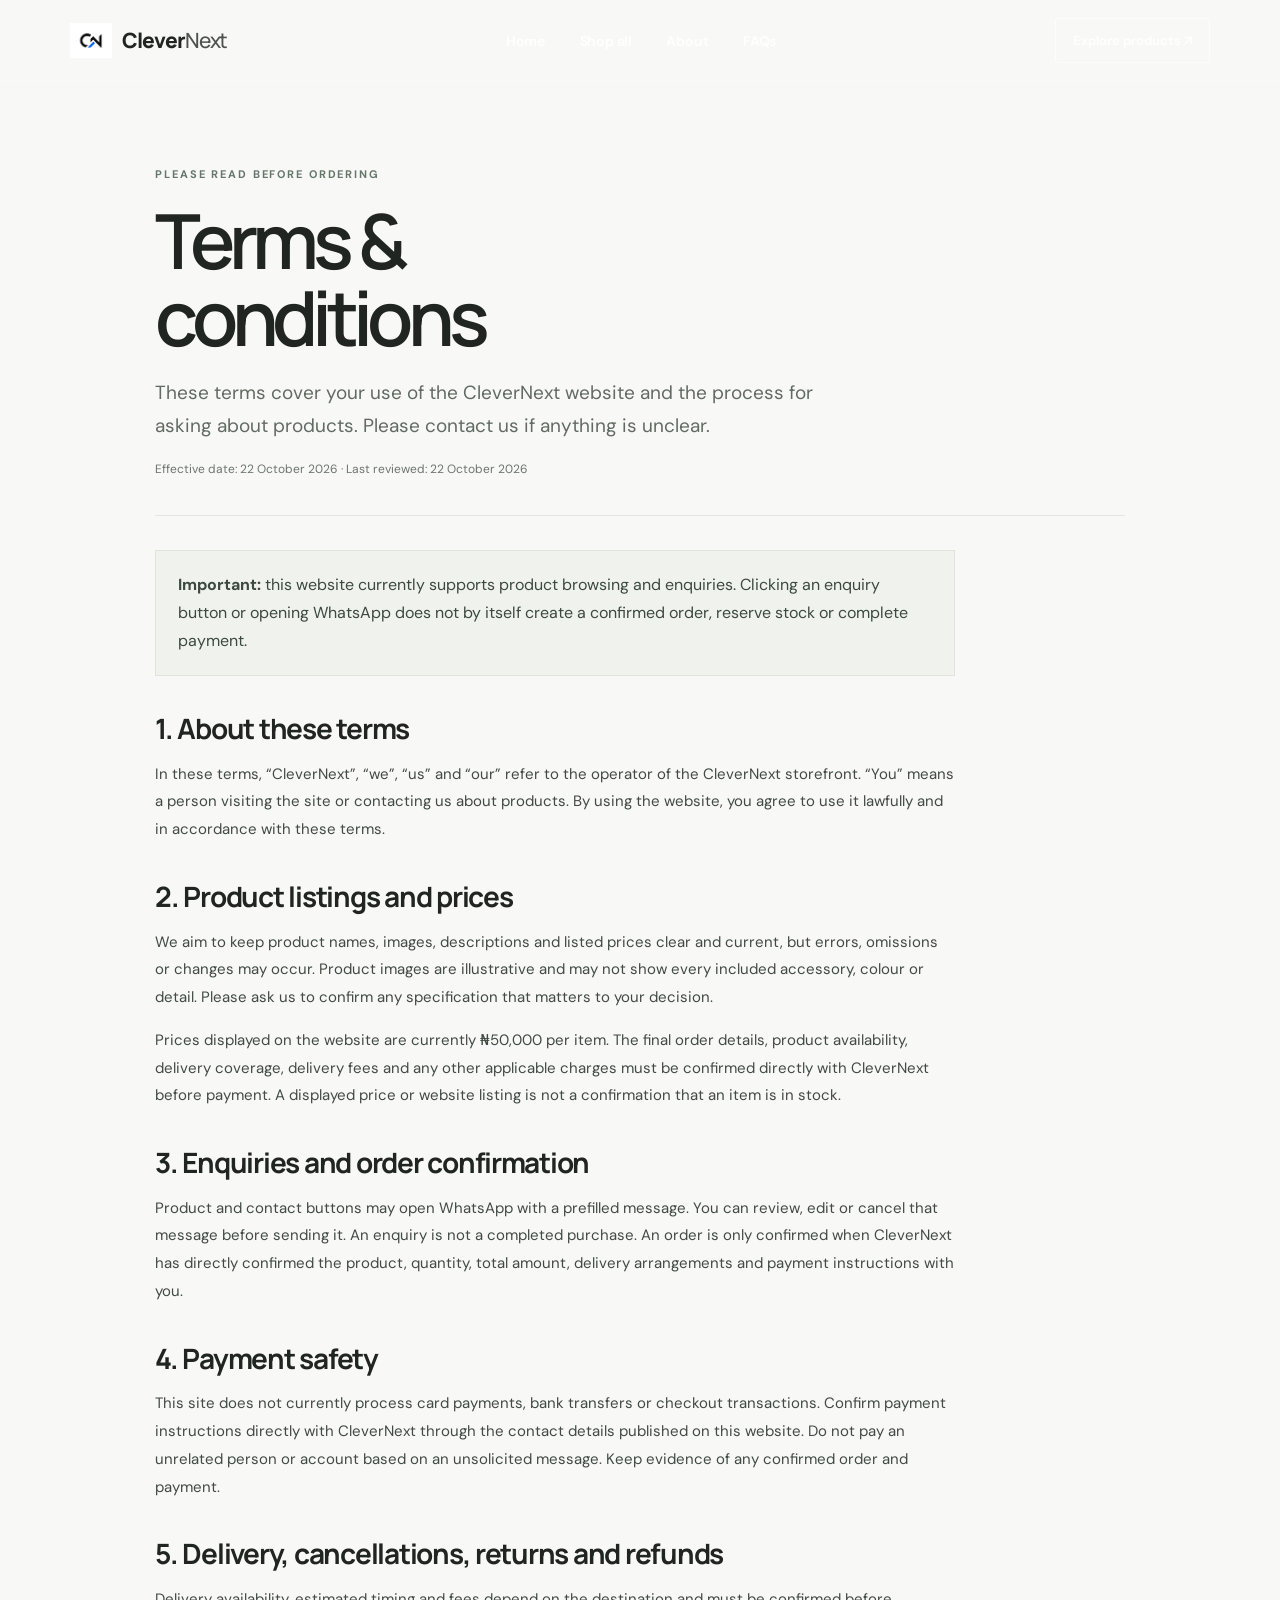
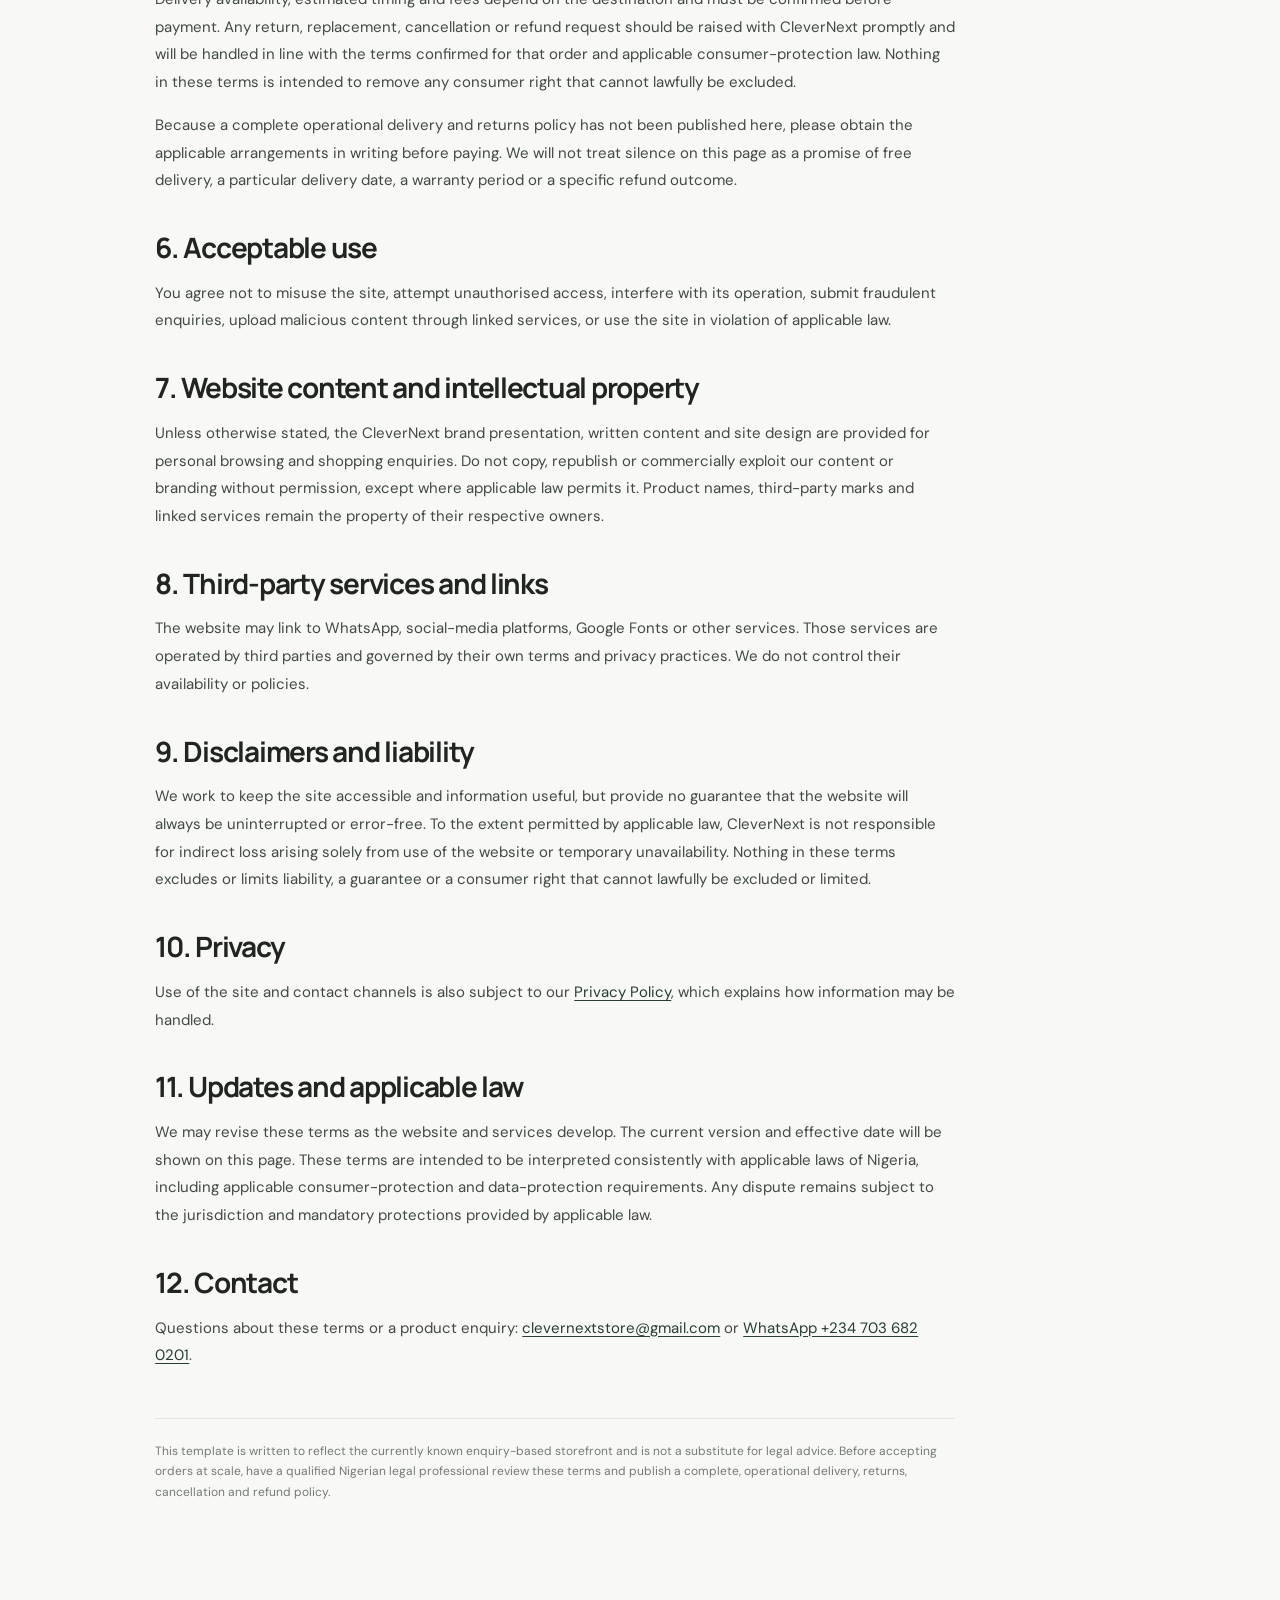
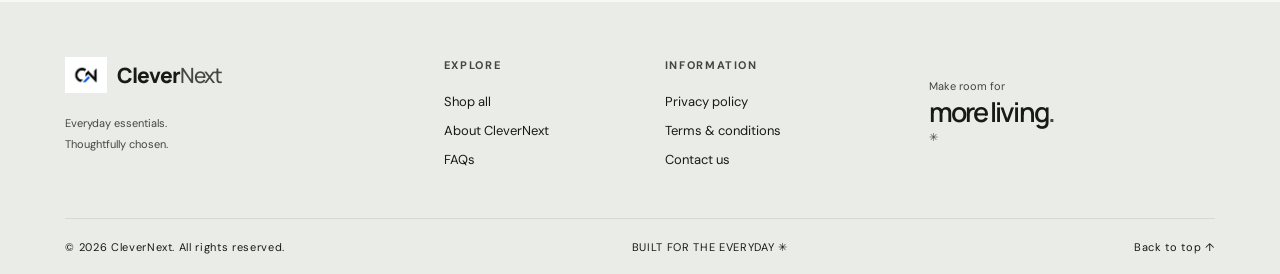
<file: terms-and-conditions.html>
<!doctype html>
<html lang="en"><head><meta charset="utf-8"><meta name="viewport" content="width=device-width, initial-scale=1"><meta name="theme-color" content="#f8f8f6"><meta name="description" content="Review the CleverNext website terms, product enquiries, pricing, availability, delivery and ordering conditions."><meta property="og:title" content="Terms & Conditions | CleverNext"><meta property="og:description" content="Terms for browsing and enquiring about CleverNext products."><title>Terms &amp; Conditions | CleverNext</title><link rel="preconnect" href="https://fonts.googleapis.com"><link href="https://fonts.googleapis.com/css2?family=DM+Sans:wght@400;500;600;700&family=Manrope:wght@400;500;600;700;800&display=swap" rel="stylesheet"><link rel="icon" type="image/jpeg" href="assets/images/CleverNext.jpg"><link rel="stylesheet" href="styles.css"></head>
<body><header class="site-header"><a class="wordmark brand-logo" href="index.html" aria-label="CleverNext home"><img src="assets/images/CleverNext.jpg" alt="" width="42" height="42"><span>Clever<span>Next</span></span></a><nav class="desktop-nav" aria-label="Main navigation"><a href="index.html#home">Home</a><a href="index.html#shop">Shop all</a><a href="about.html">About</a><a href="index.html#faq">FAQs</a></nav><div class="header-actions"><a class="header-shop" href="index.html#shop">Explore products ↗</a><button class="icon-button menu-toggle" id="menu-toggle" aria-label="Open menu" aria-expanded="false">☰</button></div></header>
<main class="info-page"><section class="info-hero"><span class="info-eyebrow">PLEASE READ BEFORE ORDERING</span><h1>Terms &amp;<br>conditions</h1><p>These terms cover your use of the CleverNext website and the process for asking about products. Please contact us if anything is unclear.</p><div class="info-meta">Effective date: 22 October 2026 · Last reviewed: 22 October 2026</div></section><article class="info-content"><div class="info-callout"><strong>Important:</strong> this website currently supports product browsing and enquiries. Clicking an enquiry button or opening WhatsApp does not by itself create a confirmed order, reserve stock or complete payment.</div><h2>1. About these terms</h2><p>In these terms, “CleverNext”, “we”, “us” and “our” refer to the operator of the CleverNext storefront. “You” means a person visiting the site or contacting us about products. By using the website, you agree to use it lawfully and in accordance with these terms.</p><h2>2. Product listings and prices</h2><p>We aim to keep product names, images, descriptions and listed prices clear and current, but errors, omissions or changes may occur. Product images are illustrative and may not show every included accessory, colour or detail. Please ask us to confirm any specification that matters to your decision.</p><p>Prices displayed on the website are currently ₦50,000 per item. The final order details, product availability, delivery coverage, delivery fees and any other applicable charges must be confirmed directly with CleverNext before payment. A displayed price or website listing is not a confirmation that an item is in stock.</p><h2>3. Enquiries and order confirmation</h2><p>Product and contact buttons may open WhatsApp with a prefilled message. You can review, edit or cancel that message before sending it. An enquiry is not a completed purchase. An order is only confirmed when CleverNext has directly confirmed the product, quantity, total amount, delivery arrangements and payment instructions with you.</p><h2>4. Payment safety</h2><p>This site does not currently process card payments, bank transfers or checkout transactions. Confirm payment instructions directly with CleverNext through the contact details published on this website. Do not pay an unrelated person or account based on an unsolicited message. Keep evidence of any confirmed order and payment.</p><h2>5. Delivery, cancellations, returns and refunds</h2><p>Delivery availability, estimated timing and fees depend on the destination and must be confirmed before payment. Any return, replacement, cancellation or refund request should be raised with CleverNext promptly and will be handled in line with the terms confirmed for that order and applicable consumer-protection law. Nothing in these terms is intended to remove any consumer right that cannot lawfully be excluded.</p><p>Because a complete operational delivery and returns policy has not been published here, please obtain the applicable arrangements in writing before paying. We will not treat silence on this page as a promise of free delivery, a particular delivery date, a warranty period or a specific refund outcome.</p><h2>6. Acceptable use</h2><p>You agree not to misuse the site, attempt unauthorised access, interfere with its operation, submit fraudulent enquiries, upload malicious content through linked services, or use the site in violation of applicable law.</p><h2>7. Website content and intellectual property</h2><p>Unless otherwise stated, the CleverNext brand presentation, written content and site design are provided for personal browsing and shopping enquiries. Do not copy, republish or commercially exploit our content or branding without permission, except where applicable law permits it. Product names, third-party marks and linked services remain the property of their respective owners.</p><h2>8. Third-party services and links</h2><p>The website may link to WhatsApp, social-media platforms, Google Fonts or other services. Those services are operated by third parties and governed by their own terms and privacy practices. We do not control their availability or policies.</p><h2>9. Disclaimers and liability</h2><p>We work to keep the site accessible and information useful, but provide no guarantee that the website will always be uninterrupted or error-free. To the extent permitted by applicable law, CleverNext is not responsible for indirect loss arising solely from use of the website or temporary unavailability. Nothing in these terms excludes or limits liability, a guarantee or a consumer right that cannot lawfully be excluded or limited.</p><h2>10. Privacy</h2><p>Use of the site and contact channels is also subject to our <a href="privacy-policy.html">Privacy Policy</a>, which explains how information may be handled.</p><h2>11. Updates and applicable law</h2><p>We may revise these terms as the website and services develop. The current version and effective date will be shown on this page. These terms are intended to be interpreted consistently with applicable laws of Nigeria, including applicable consumer-protection and data-protection requirements. Any dispute remains subject to the jurisdiction and mandatory protections provided by applicable law.</p><h2>12. Contact</h2><p>Questions about these terms or a product enquiry: <a href="mailto:clevernextstore@gmail.com">clevernextstore@gmail.com</a> or <a href="https://wa.me/2347036820201" target="_blank" rel="noopener noreferrer">WhatsApp +234 703 682 0201</a>.</p><div class="info-footer-note">This template is written to reflect the currently known enquiry-based storefront and is not a substitute for legal advice. Before accepting orders at scale, have a qualified Nigerian legal professional review these terms and publish a complete, operational delivery, returns, cancellation and refund policy.</div></article></main>
<footer class="site-footer"><div class="footer-top"><div><a class="wordmark brand-logo" href="index.html" aria-label="CleverNext home"><img src="assets/images/CleverNext.jpg" alt="" width="42" height="42"><span>Clever<span>Next</span></span></a><p>Everyday essentials.<br>Thoughtfully chosen.</p></div><div class="footer-column"><b>EXPLORE</b><a href="index.html#shop">Shop all</a><a href="about.html">About CleverNext</a><a href="index.html#faq">FAQs</a></div><div class="footer-column"><b>INFORMATION</b><a href="privacy-policy.html">Privacy policy</a><a href="terms-and-conditions.html" aria-current="page">Terms &amp; conditions</a><a href="mailto:clevernextstore@gmail.com">Contact us</a></div><div class="footer-signoff">Make room for<strong>more living<span>.</span></strong>✳</div></div><div class="footer-bottom"><span>© <span id="year">2026</span> CleverNext. All rights reserved.</span><span>BUILT FOR THE EVERYDAY ✳</span><a href="#top">Back to top ↑</a></div></footer><script>document.getElementById("year").textContent=new Date().getFullYear();const menu=document.getElementById("menu-toggle");menu?.addEventListener("click",()=>{const nav=document.querySelector(".desktop-nav");const open=menu.getAttribute("aria-expanded")!=="true";menu.setAttribute("aria-expanded",String(open));nav.classList.toggle("is-open",open);});</script></body></html>
</file>
<file: styles.css>
:root{--paper:#f8f8f6;--ink:#202521;--muted:#7b827c;--line:#e4e7e1;--sage:#dce6df;--max:1360px}*{box-sizing:border-box}html{scroll-behavior:smooth;scroll-padding-top:80px}body{margin:0;background:var(--paper);color:var(--ink);font-family:"DM Sans",sans-serif;-webkit-font-smoothing:antialiased}a{color:inherit;text-decoration:none}button,select{font:inherit;color:inherit}button{cursor:pointer}.announcement{height:31px;background:#242925;color:#f7f8f4;padding:0 5.1%;display:flex;align-items:center;justify-content:space-between;font-size:9px;letter-spacing:.13em}.announcement span+span{letter-spacing:0;color:#c8d0c9;font-size:10px}.site-header{height:80px;padding:0 5.1%;display:flex;align-items:center;justify-content:space-between;border-bottom:1px solid var(--line);position:sticky;top:0;z-index:30;background:#f8f8f6ed;backdrop-filter:blur(14px)}.wordmark{display:flex;align-items:center;gap:8px;font:800 19px Manrope,sans-serif;letter-spacing:-.8px}.brand-mark{width:31px;height:31px;border:1.5px solid #292e2a;border-radius:50%;display:grid;place-items:center;font-size:14px;letter-spacing:-2px}.brand-mark span{color:#7c999d}.wordmark-light{font-weight:500;color:#8b918d}.desktop-nav{display:flex;gap:35px}.desktop-nav a{font-size:12px;color:#747b75}.desktop-nav a:hover{color:#202521}.header-actions{display:flex;align-items:center;gap:12px}.icon-button{border:0;background:none;font-size:23px;padding:8px}.header-shop{font-size:11px;font-weight:600;border:1px solid #cfd4cd;padding:12px 15px;border-radius:3px}.menu-toggle{display:none}.search-panel{position:fixed;z-index:40;top:111px;right:5%;width:min(410px,90vw);padding:22px;background:white;border:1px solid var(--line);box-shadow:0 15px 50px #1a211a17}.search-panel label{display:block;font-size:12px;font-weight:600;margin-bottom:13px}.search-field{display:flex;border-bottom:1px solid #9da59e}.search-field input{flex:1;min-width:0;border:0;outline:0;background:transparent;padding:10px 0;font-size:14px}.search-field button{border:0;background:none;font-size:23px}.hero{max-width:var(--max);margin:auto;padding:68px 5.1% 56px;display:grid;grid-template-columns:.86fr 1.14fr;gap:6.5%;align-items:center;min-height:550px;position:relative}.eyebrow{display:flex;align-items:center;gap:9px;font-size:9px;font-weight:700;letter-spacing:.17em;color:#7c8580}.eyebrow i{width:6px;height:6px;border-radius:50%;background:#88a4a5}.hero h1,.section-heading h2,.manifesto h2,.how-heading h2,.faq-intro h2{font:600 clamp(43px,5.1vw,72px)/1.06 Manrope,sans-serif;letter-spacing:-.075em;margin:27px 0 21px}.hero h1 span,.section-heading h2 span,.how-heading h2 span,.faq-intro h2 span{color:#929b96;font-weight:500}.hero-copy>p{max-width:365px;color:#707771;font-size:14px;line-height:1.8}.hero-actions{display:flex;align-items:center;gap:24px;margin-top:30px}.button{display:inline-flex;align-items:center;justify-content:center;gap:24px;min-height:47px;padding:0 18px;font-size:11px;font-weight:600;border-radius:3px;transition:transform .2s}.button:hover{transform:translateY(-2px)}.button-dark{background:#222724;color:white}.text-link{display:inline-flex;align-items:center;gap:11px;font-size:11px;font-weight:600;border-bottom:1px solid #bdc3bc;padding-bottom:7px}.hero-note{display:flex;align-items:center;gap:12px;margin-top:48px;color:#7e857f;font-size:10px}.note-avatars{display:flex}.note-avatars b{width:24px;height:24px;border:2px solid var(--paper);border-radius:50%;background:#d9e3dd;display:grid;place-items:center;font-size:10px;font-weight:500;margin-left:-3px}.note-avatars b:nth-child(2){background:#e8dfd2}.note-avatars b:nth-child(3){background:#cddbdd}.hero-visual{min-width:0}.hero-media{position:relative;overflow:hidden;aspect-ratio:1.16/1;background:linear-gradient(135deg,#dce5df,#b9cbc6 54%,#e8e4d8);border-radius:3px;isolation:isolate}.hero-media video{position:absolute;inset:0;width:100%;height:100%;object-fit:cover;z-index:1;opacity:0;transition:opacity .5s}.hero-media video.is-ready{opacity:1}.hero-poster{position:absolute;inset:0;overflow:hidden;background:radial-gradient(ellipse at 70% 35%,#f2f0e7,transparent 33%),linear-gradient(135deg,#dce5df,#b9cbc6 54%,#e8e4d8)}.hero-poster>span{position:absolute;left:25px;top:25px;font-size:9px;letter-spacing:.19em;color:#35433c;font-weight:700}.hero-poster i,.hero-poster b{position:absolute;border-radius:48% 52% 44% 56%;transform:rotate(-23deg)}.hero-poster i{width:42%;height:77%;right:18%;top:15%;background:linear-gradient(125deg,#e7e8df,#b6c6bf 54%,#879b91);box-shadow:20px 25px 50px #40564c22}.hero-poster b{width:26%;height:57%;right:26%;top:25%;background:linear-gradient(135deg,#f9f8f1,#cbd5ce);border:1px solid #ffffff80;transform:rotate(18deg)}.media-shade{position:absolute;inset:0;z-index:2;pointer-events:none;background:linear-gradient(0deg,#17221d66,transparent 32%,#17221d0b)}.media-label{position:absolute;z-index:3;left:20px;right:20px;bottom:18px;display:flex;align-items:center;gap:9px;color:white;font-size:10px}.media-label i{width:6px;height:6px;border-radius:50%;background:#cfe7d3}.media-label span:last-child{margin-left:auto;font-size:9px;letter-spacing:.12em}.media-control{position:absolute;z-index:4;right:18px;top:18px;width:34px;height:34px;border:1px solid #ffffff85;background:#ffffff26;color:white;border-radius:50%;backdrop-filter:blur(5px)}.hero-caption{display:flex;justify-content:space-between;padding-top:15px;font-size:8px;letter-spacing:.16em;color:#878e88}.hero-caption span+span{letter-spacing:.04em}.hero-index{position:absolute;right:5.1%;top:28px;font-size:9px;letter-spacing:.14em;color:#a0a6a0}.value-strip{border-top:1px solid var(--line);border-bottom:1px solid var(--line);padding:20px 5.1%;display:flex;justify-content:space-between;align-items:center;gap:18px;font-size:10px;color:#626a64}.value-strip>span{font-size:8px;letter-spacing:.16em;color:#939a94}.section-wrap{max-width:var(--max);margin:0 auto;padding:100px 5.1%}.section-heading{display:flex;justify-content:space-between;align-items:flex-end;gap:30px}.section-heading h2,.how-heading h2,.faq-intro h2{font-size:clamp(38px,4.5vw,58px);margin:18px 0 0}.heading-side{max-width:340px;padding-bottom:6px}.heading-side p,.how-heading>p,.faq-intro>p{font-size:12px;line-height:1.9;color:#7a817b;margin:0 0 19px}.shop-toolbar{display:flex;justify-content:space-between;align-items:center;gap:16px;margin:43px 0 22px;border-bottom:1px solid var(--line);padding-bottom:15px}.filter-list{display:flex;gap:7px;flex-wrap:wrap}.filter-chip{padding:9px 12px;border:1px solid transparent;background:transparent;border-radius:3px;color:#858c86;font-size:10px}.filter-chip.active{border-color:#d7dbd5;background:white;color:#292f2b}.filter-chip small{margin-left:8px;color:#8b9890}.sort-wrap{display:flex;align-items:center;gap:8px;color:#8a918a;font-size:10px;white-space:nowrap}.sort-wrap select{border:0;background:transparent;font-size:10px;outline:none}.product-grid{display:grid;grid-template-columns:repeat(3,minmax(0,1fr));gap:38px 17px}.product-card{min-width:0}.product-image-wrap{position:relative;aspect-ratio:.91/1;background:#edf0ec;overflow:hidden;border-radius:3px;display:block}.product-image{width:100%;height:100%;object-fit:cover;display:block;mix-blend-mode:multiply;transition:transform .6s}.product-card:hover .product-image{transform:scale(1.045)}.product-badge{position:absolute;top:13px;left:13px;padding:7px 9px;background:#f9faf7e8;color:#59635c;font-size:8px;letter-spacing:.08em;text-transform:uppercase}.product-add{position:absolute;right:12px;bottom:12px;width:39px;height:39px;background:white;border:0;border-radius:50%;font-size:20px;box-shadow:0 2px 12px #1d271d0c}.product-add:hover{background:#252a26;color:white}.product-info{padding:15px 1px 0}.product-meta{display:flex;justify-content:space-between;gap:8px;color:#90968f;font-size:8px;letter-spacing:.12em;text-transform:uppercase}.product-info h3{font:600 15px/1.45 Manrope,sans-serif;letter-spacing:-.04em;margin:10px 0 7px}.product-description{font-size:10px;color:#858b85;line-height:1.7;margin:0;max-width:310px}.product-bottom{display:flex;justify-content:space-between;gap:8px;margin-top:14px;padding-top:12px;border-top:1px solid #e3e6e0}.price-note{font-size:10px;color:#5d675f}.enquire-link{font-size:10px;font-weight:600;display:inline-flex;gap:8px}.collection-bottom{margin-top:44px;padding-top:17px;border-top:1px solid var(--line);display:flex;justify-content:space-between;color:#9ba19b;font-size:8px;letter-spacing:.14em}.manifesto{position:relative;overflow:hidden;background:#222824;color:#f5f6f2;min-height:390px;padding:66px max(5.1%,calc((100% - 1220px)/2));display:grid;grid-template-columns:.55fr 1fr;gap:8%;align-items:center}.manifesto-side{height:100%;display:flex;flex-direction:column;justify-content:space-between;color:#78857b;font-size:9px}.light{color:#b5c0b8}.manifesto-main{position:relative;z-index:2;max-width:550px}.manifesto-main>small{font-size:8px;letter-spacing:.19em;color:#a7b8aa}.manifesto h2{font-size:clamp(38px,4.7vw,62px);margin:17px 0 20px}.manifesto h2 span{color:#aab8ad;font-weight:500}.manifesto-main>p{font-size:12px;line-height:1.9;color:#c1c8c1;max-width:410px;margin:0 0 26px}.button-light{background:#f2f4ef;color:#242a25}.orbit{position:absolute;border:1px solid #ffffff0c;border-radius:50%;width:460px;height:460px;right:-90px;top:-120px}.stamp{position:absolute;right:10%;bottom:11%;width:62px;height:62px;border:1px solid #ffffff38;border-radius:50%;display:grid;place-content:center;text-align:center;font:800 14px/1.05 Manrope,sans-serif;color:#c6d5c8;transform:rotate(-13deg)}.stamp span{font-size:7px;position:absolute;right:8px;top:11px}.how-section{padding-top:100px;padding-bottom:95px}.how-heading{display:flex;justify-content:space-between;align-items:flex-end;gap:25px}.how-heading>p{max-width:320px;margin-bottom:7px}.steps-grid{display:grid;grid-template-columns:repeat(3,1fr);gap:13px;margin-top:42px}.steps-grid article{min-height:205px;border:1px solid var(--line);background:#fbfbf9;padding:23px;position:relative}.steps-grid article>b{position:absolute;right:20px;top:21px;color:#a1a7a0;font-size:9px;letter-spacing:.12em}.step-symbol{width:43px;height:43px;border-radius:50%;background:#e7eeea;display:grid;place-items:center;color:#637d70;font-size:20px;margin:3px 0 27px}.steps-grid h3{font:600 14px Manrope,sans-serif;margin:0 0 10px}.steps-grid p{font-size:10px;color:#858c85;line-height:1.8;max-width:270px;margin:0}.faq-section{padding-top:85px;padding-bottom:100px;border-top:1px solid var(--line);display:grid;grid-template-columns:.8fr 1.2fr;gap:11%}.faq-intro>p{max-width:300px;margin-top:22px}.faq-intro .text-link{margin-top:7px}.faq-list details{border-bottom:1px solid #dfe3dd}.faq-list details:first-child{border-top:1px solid #dfe3dd}.faq-list summary{list-style:none;display:flex;justify-content:space-between;gap:20px;align-items:center;cursor:pointer;padding:21px 0;font-size:12px;font-weight:600}.faq-list summary::-webkit-details-marker{display:none}.faq-list summary span{font-size:20px;font-weight:400;color:#84958a;transition:transform .2s}.faq-list details[open] summary span{transform:rotate(45deg)}.faq-list details p{font-size:11px;line-height:1.9;color:#7a817b;margin:-2px 35px 21px 0}.site-footer{background:#e9ece7;padding:52px 5.1% 0}.footer-top{max-width:var(--max);margin:auto;display:grid;grid-template-columns:1.2fr .65fr .8fr 1fr;gap:35px;padding-bottom:50px}.footer-top p{font-size:11px;line-height:1.9;color:#7c847d;margin-top:17px}.footer-column{display:flex;flex-direction:column;align-items:flex-start;gap:12px;font-size:10px;color:#626a63}.footer-column b{font-size:8px;letter-spacing:.15em;color:#8c948c;margin:4px 0 9px}.footer-column span{font-size:9px;color:#8a928a;margin-top:2px}.footer-signoff{position:relative;display:flex;flex-direction:column;justify-content:center;font-size:11px;color:#727c73}.footer-signoff strong{font:600 27px Manrope,sans-serif;letter-spacing:-.07em;color:#252c27}.footer-signoff strong span{color:#86a19a}.footer-bottom{border-top:1px solid #d5dbd3;max-width:var(--max);margin:auto;min-height:56px;display:flex;align-items:center;justify-content:space-between;gap:14px;color:#858d85;font-size:8px;letter-spacing:.06em}.toast{position:fixed;z-index:60;bottom:24px;left:50%;transform:translate(-50%,20px);background:#252b26;color:white;padding:13px 18px;border-radius:3px;font-size:11px;opacity:0;pointer-events:none;transition:.25s;max-width:calc(100vw - 32px);text-align:center}.toast.show{opacity:1;transform:translate(-50%,0)}.mobile-bottom-bar{display:none}.empty-state{grid-column:1/-1;padding:55px 20px;text-align:center;border:1px dashed #d8ddd6;color:#777f78;font-size:12px}.empty-state strong{display:block;color:#333a34;font-size:17px;margin-bottom:9px}@media(max-width:900px){.desktop-nav{gap:19px}.hero{padding-top:52px;gap:4%;min-height:490px}.hero h1{font-size:clamp(40px,6vw,58px)}.hero-actions{gap:15px;flex-wrap:wrap}.hero-note{margin-top:35px}.value-strip{flex-wrap:wrap;justify-content:flex-start;gap:18px 28px}.value-strip>span{margin-left:auto}.section-wrap{padding-top:80px;padding-bottom:80px}.product-grid{gap:30px 13px}.product-info h3{font-size:13px}.manifesto{gap:5%}.footer-top{grid-template-columns:1fr 1fr;row-gap:30px}.faq-section{gap:7%}}@media(max-width:640px){html{scroll-padding-top:72px}.announcement{height:28px;padding:0 5%;font-size:8px}.announcement span+span{display:none}.site-header{height:65px;padding:0 5%}.wordmark{font-size:17px;gap:7px}.brand-mark{width:29px;height:29px}.desktop-nav{display:none;position:absolute;top:64px;left:0;right:0;background:var(--paper);padding:20px 5% 24px;border-bottom:1px solid var(--line);margin:0;flex-direction:column;gap:22px}.desktop-nav.open{display:flex}.header-actions{gap:6px}.header-shop{display:none}.menu-toggle{display:block}.search-panel{top:93px;right:4%;width:92%}.hero{padding:36px 5% 31px;display:flex;flex-direction:column;align-items:stretch;gap:27px;min-height:auto}.hero h1{font-size:clamp(43px,11vw,62px);margin:21px 0 14px}.hero-copy>p{font-size:13px;max-width:320px}.hero-actions{margin-top:22px;gap:17px}.button{min-height:45px;padding:0 14px;gap:14px;font-size:10px}.text-link{font-size:10px;gap:8px}.hero-note{margin-top:24px;font-size:9px}.hero-media{aspect-ratio:1.05/1}.hero-poster>span{left:17px;top:17px;font-size:8px}.media-label{left:14px;right:14px;bottom:14px;font-size:9px}.media-control{right:13px;top:13px}.hero-caption{font-size:7px}.hero-index{right:5%;top:16px;font-size:8px}.value-strip{padding:15px 5%;gap:13px 18px}.value-strip>div{font-size:9px}.value-strip>span{display:none}.section-wrap{padding:65px 5%}.section-heading{align-items:flex-start;flex-direction:column;gap:20px}.section-heading h2,.how-heading h2,.faq-intro h2{font-size:44px;margin-top:14px}.heading-side{max-width:100%}.heading-side p{font-size:11px;margin-bottom:12px}.shop-toolbar{margin-top:28px;align-items:flex-start;flex-direction:column;gap:13px}.filter-list{gap:4px}.filter-chip{font-size:9px;padding:8px 9px}.sort-wrap{align-self:flex-end}.product-grid{grid-template-columns:repeat(2,minmax(0,1fr));gap:26px 10px}.product-image-wrap{aspect-ratio:.78/1}.product-badge{top:8px;left:8px;font-size:7px;padding:6px}.product-add{width:33px;height:33px;right:8px;bottom:8px;font-size:19px}.product-info{padding-top:11px}.product-meta{font-size:7px;letter-spacing:.08em}.product-info h3{font-size:12px;margin:8px 0 6px}.product-description{font-size:9px}.product-bottom{margin-top:10px;padding-top:10px;align-items:flex-start;flex-direction:column;gap:8px}.price-note,.enquire-link{font-size:9px}.collection-bottom{margin-top:29px;font-size:7px}.manifesto{padding:34px 5% 40px;display:block;min-height:0}.manifesto-side{flex-direction:row;align-items:center;margin-bottom:32px}.manifesto h2{font-size:43px;margin:14px 0 18px}.manifesto-main>p{font-size:11px}.stamp{right:8%;bottom:8%;width:49px;height:49px;font-size:11px}.orbit{right:-240px}.how-section{padding-top:66px;padding-bottom:68px}.how-heading{display:block}.how-heading>p{margin-top:18px}.steps-grid{grid-template-columns:1fr;gap:9px;margin-top:27px}.steps-grid article{min-height:0;padding:19px}.step-symbol{margin-bottom:18px;width:38px;height:38px}.steps-grid h3{font-size:13px}.faq-section{display:block;padding-top:64px;padding-bottom:68px}.faq-intro>p{margin-top:17px;font-size:11px}.faq-intro .text-link{margin-bottom:28px}.faq-list summary{padding:18px 0;font-size:11px}.faq-list details p{font-size:10px}.site-footer{padding:37px 5% 0}.footer-top{grid-template-columns:1fr 1fr;gap:26px 18px;padding-bottom:30px}.footer-top p{font-size:10px}.footer-column{gap:11px;font-size:10px}.footer-column b{margin-bottom:5px}.footer-signoff{grid-column:1/-1;min-height:60px;border-top:1px solid #d5dbd3;padding-top:18px}.footer-signoff strong{font-size:25px}.footer-bottom{min-height:66px;flex-wrap:wrap;padding:13px 0 75px;gap:9px}.footer-bottom>span:nth-child(2){display:none}.mobile-bottom-bar{display:block;position:fixed;z-index:25;left:0;right:0;bottom:0;padding:10px 5% max(10px,env(safe-area-inset-bottom));background:#f8f8f6ee;border-top:1px solid #e2e6df;backdrop-filter:blur(14px)}.mobile-bottom-bar a{display:flex;align-items:center;justify-content:space-between;min-height:43px;padding:0 17px;background:#252a26;color:white;border-radius:3px;font-size:11px;font-weight:600}.toast{bottom:78px;font-size:10px}}@media(prefers-reduced-motion:reduce){*,*::before,*::after{scroll-behavior:auto!important;transition-duration:.01ms!important}.hero-media video{display:none}}

/* Full-bleed, mobile-first product video hero */
.hero.hero-fullscreen{display:block;width:100%;max-width:none;height:calc(100svh - 111px);min-height:560px;max-height:1100px;margin:0;padding:0;position:relative;overflow:hidden;background:#e8ebe6;}
.hero-fullscreen .hero-media{position:absolute;inset:0;width:100%;height:100%;min-height:0;aspect-ratio:auto;border-radius:0;background:#dfe5df;}
.hero-fullscreen .hero-media video{z-index:1;object-fit:cover;object-position:center center;}
.hero-fullscreen .hero-poster{z-index:0;}
.hero-fullscreen .hero-poster>span{font-family:Arial,sans-serif;}
.hero-fullscreen .media-shade{z-index:2;background:linear-gradient(90deg,#11181348 0%,#11181308 62%,transparent 100%),linear-gradient(0deg,#11181322,transparent 45%);}
.hero-product-overlay{position:absolute;z-index:3;left:clamp(18px,5.5vw,84px);right:clamp(18px,5.5vw,84px);bottom:clamp(78px,11vh,130px);display:flex;align-items:flex-end;justify-content:space-between;gap:22px;}
.hero-product-copy{max-width:min(780px,80%);}
.hero-kicker{display:inline-block;background:#fff;color:#161916;padding:9px 12px;font:800 10px/1 Arial,sans-serif;letter-spacing:.14em;margin-bottom:15px;}
.hero-product-copy h1{margin:0 0 17px;color:#111;background:#fff;width:fit-content;max-width:100%;padding:12px 15px 14px;font-family:"Arial Black",Arial,sans-serif;font-size:clamp(30px,5.4vw,76px);font-weight:900;line-height:.98;letter-spacing:-.045em;text-wrap:balance;box-decoration-break:clone;-webkit-box-decoration-break:clone;}
.hero-tags{display:flex;flex-wrap:wrap;gap:8px;max-width:700px;}
.hero-tags span{display:inline-flex;align-items:center;min-height:32px;padding:8px 11px;background:#fff;color:#101210;font:900 10px/1 Arial,sans-serif;letter-spacing:.025em;box-shadow:0 2px 14px #0000000a;}
.hero-product-controls{display:flex;align-items:center;gap:12px;flex-shrink:0;color:white;font:800 11px Arial,sans-serif;letter-spacing:.1em;}
.hero-product-controls .media-control{position:static;flex-shrink:0;width:42px;height:42px;font-size:15px;}
.hero-shop-link{position:absolute;z-index:4;bottom:24px;left:clamp(18px,5.5vw,84px);display:inline-flex;align-items:center;gap:20px;background:#fff;color:#111;padding:15px 17px;font:900 10px Arial,sans-serif;letter-spacing:.09em;transition:background .2s,color .2s;}
.hero-shop-link:hover{background:#111;color:#fff;}
.hero-product-overlay.is-switching .hero-product-copy{animation:heroCopyIn .65s cubic-bezier(.2,.7,.2,1) both;}
.hero-product-overlay.is-switching .hero-tags span{animation:heroTagIn .5s cubic-bezier(.2,.7,.2,1) both;}
.hero-product-overlay.is-switching .hero-tags span:nth-child(2){animation-delay:.07s;}
.hero-product-overlay.is-switching .hero-tags span:nth-child(3){animation-delay:.14s;}
@keyframes heroCopyIn{from{opacity:0;transform:translateY(18px)}to{opacity:1;transform:translateY(0)}}
@keyframes heroTagIn{from{opacity:0;transform:translateY(10px)}to{opacity:1;transform:translateY(0)}}
@media(max-width:640px){.hero.hero-fullscreen{height:calc(100svh - 93px);min-height:560px;max-height:none;}.hero-fullscreen .hero-media video{object-position:center center;}.hero-fullscreen .media-shade{background:linear-gradient(0deg,#1118136e 0%,#11181310 65%),linear-gradient(90deg,#11181320,transparent 100%);}.hero-product-overlay{left:16px;right:16px;bottom:88px;display:block;}.hero-product-copy{max-width:100%;}.hero-kicker{font-size:8px;padding:8px 9px;margin-bottom:10px;}.hero-product-copy h1{font-size:clamp(28px,8.8vw,47px);line-height:1.02;padding:10px 11px 12px;margin-bottom:12px;max-width:100%;}.hero-tags{gap:6px;max-width:100%;}.hero-tags span{font-size:9px;min-height:29px;padding:8px 9px;}.hero-product-controls{position:absolute;right:0;bottom:-55px;}.hero-product-controls .media-control{width:36px;height:36px;}.hero-shop-link{left:16px;bottom:18px;padding:13px 14px;font-size:9px;}.hero-fullscreen .hero-poster i{width:65%;height:70%;right:-3%;top:14%;}.hero-fullscreen .hero-poster b{width:42%;height:52%;right:7%;top:26%;}}
@media(min-width:641px) and (max-height:650px){.hero.hero-fullscreen{height:calc(100svh - 111px);min-height:480px}.hero-product-overlay{bottom:78px}.hero-product-copy h1{font-size:clamp(30px,4vw,52px)}}
@media(prefers-reduced-motion:reduce){.hero-product-overlay.is-switching .hero-product-copy,.hero-product-overlay.is-switching .hero-tags span{animation:none!important}.hero-fullscreen .hero-media video{transition:none}}


/* Hero polish: transparent overlay navigation, clear typography, no label blocks */
.site-header{position:absolute;top:0;left:0;right:0;width:100%;height:82px;padding:0 clamp(18px,5.5vw,84px);background:transparent!important;border-bottom:1px solid #ffffff35;backdrop-filter:none;z-index:30;color:#fff;}
.site-header .desktop-nav a,.site-header .icon-button{color:#fff;}
.site-header .header-shop{border-color:#ffffffa6;color:#fff;background:transparent;}
.site-header .wordmark{color:#fff;}
.site-header .logo-placeholder{display:flex;align-items:center;justify-content:center;min-width:108px;min-height:38px;border:1px dashed #ffffffad;border-radius:3px;}
.logo-placeholder-label{font:700 10px/1 Arial,sans-serif;letter-spacing:.12em;color:#fff;}
.site-header .desktop-nav{background:transparent;}
.hero.hero-fullscreen{height:100svh;min-height:560px;max-height:none;}
.hero-product-overlay{bottom:clamp(100px,13vh,150px);}
.hero-kicker{background:transparent;color:#fff;padding:0;margin-bottom:18px;font:800 13px/1.25 Arial,sans-serif;letter-spacing:.16em;text-shadow:0 2px 14px #0009;}
.hero-product-copy h1{background:transparent;color:#fff;padding:0;margin:0 0 18px;font-family:"Arial Black",Arial,sans-serif;font-size:clamp(38px,6vw,88px);font-weight:900;line-height:1.02;letter-spacing:-.035em;text-shadow:0 3px 18px #0007;}
.hero-tags span{background:transparent;color:#fff;padding:0;min-height:0;font:900 clamp(12px,1.1vw,15px)/1.3 Arial,sans-serif;letter-spacing:.025em;box-shadow:none;text-shadow:0 2px 12px #000b;}
.hero-tags{gap:10px 20px;}
.hero-product-controls{font-size:14px;text-shadow:0 2px 12px #0008;}
.hero-product-controls .media-control{background:#10151045;border-color:#ffffffb0;}
.hero-shop-link{font-size:12px;padding:16px 19px;}
/* Product titles use the same heavy Arial treatment as the hero */
.product-info h3{font-family:"Arial Black",Arial,sans-serif;font-weight:900;letter-spacing:-.035em;line-height:1.2;font-size:16px;color:#171a17;}
@media(min-width:641px){.site-header .desktop-nav{display:flex;}.site-header .menu-toggle{display:none;}}
@media(max-width:640px){.site-header{height:70px;padding:0 16px;}.site-header .desktop-nav{top:69px;background:#161a17ed;padding:20px 5%;}.site-header .desktop-nav a{color:#fff;}.site-header .header-shop{display:none;}.site-header .menu-toggle{display:block;}.site-header .logo-placeholder{min-width:82px;min-height:32px;}.logo-placeholder-label{font-size:9px;}.hero.hero-fullscreen{height:100svh;min-height:560px;}.hero-product-overlay{left:18px;right:18px;bottom:116px;}.hero-kicker{font-size:10px;margin-bottom:13px;}.hero-product-copy h1{font-size:clamp(34px,9.5vw,54px);line-height:1.03;margin-bottom:15px;}.hero-tags{gap:8px 13px;max-width:100%;}.hero-tags span{font-size:12px;line-height:1.35;}.hero-product-controls{bottom:-62px;}.hero-shop-link{left:18px;bottom:20px;font-size:11px;padding:14px 15px;}}
@media(prefers-reduced-motion:reduce){.hero-product-overlay.is-switching .hero-product-copy,.hero-product-overlay.is-switching .hero-tags span{animation:none!important}}

.brand-logo{gap:10px;color:#fff!important;font:800 21px/1 Manrope,sans-serif;letter-spacing:-1.1px;white-space:nowrap}.brand-logo img{width:42px;height:42px;display:block;object-fit:contain;filter:drop-shadow(0 2px 8px #0002)}.brand-logo>span>span{font-weight:500;opacity:.78}
.site-header .desktop-nav{gap:clamp(22px,2.7vw,42px)}.site-header .desktop-nav a{font-size:clamp(14px,1.1vw,16px);font-weight:600;letter-spacing:-.015em}.site-header .header-shop{font-size:13px;padding:13px 17px}.site-header .icon-button{font-size:27px}
.value-strip{padding:26px clamp(20px,5.5vw,84px);gap:26px;min-height:112px;background:#f5f6f2}.value-point{display:flex;align-items:center;gap:13px;min-width:0}.value-icon{width:43px;height:43px;display:grid;place-items:center;flex:0 0 43px;border:1px solid #d9e0d8;border-radius:50%;font-size:22px;color:#3d594a;background:#fff}.value-point>span:last-child{display:flex;flex-direction:column;gap:5px}.value-point strong{font:700 clamp(13px,1.15vw,16px)/1.3 Manrope,sans-serif;letter-spacing:-.025em;color:#242a25}.value-point small{font-size:11px;color:#858d85;line-height:1.4}.value-signoff{display:flex;flex-direction:column;gap:2px;white-space:nowrap;font:700 11px/1.2 Manrope,sans-serif;letter-spacing:.16em;color:#727c73}.value-signoff strong{font:800 16px/1.2 Manrope,sans-serif;letter-spacing:.04em;color:#28332b}
.section-heading h2{font-size:clamp(43px,5vw,68px);line-height:1.04;letter-spacing:-.065em}.section-heading h2 span,.reviews-heading h2 span{color:#89958b;font-weight:500}.section-heading .eyebrow{font-size:10px;letter-spacing:.16em}.heading-side p{font-size:14px;line-height:1.85;color:#727b73}.heading-side .text-link{font-size:13px;padding-bottom:9px}.reveal-on-scroll{animation:editorialReveal .8s cubic-bezier(.2,.7,.2,1) both}@keyframes editorialReveal{from{opacity:0;transform:translateY(28px)}to{opacity:1;transform:translateY(0)}}
.product-image-wrap{isolation:isolate}.product-hover-video{position:absolute;inset:0;width:100%;height:100%;object-fit:cover;opacity:0;z-index:2;transition:opacity .22s ease;background:#e8ece7}.product-card.is-video-playing .product-hover-video{opacity:1}.product-card.is-video-playing .product-image{opacity:0}
.reviews-section{padding-top:20px;padding-bottom:105px;border-top:1px solid var(--line)}.reviews-heading{display:flex;align-items:flex-end;justify-content:space-between;gap:30px;margin:17px 0 34px}.reviews-heading h2{font:600 clamp(36px,4.2vw,56px)/1.07 Manrope,sans-serif;letter-spacing:-.065em;margin:0}.reviews-heading p{max-width:340px;font-size:12px;line-height:1.8;color:#818880;margin:0}.reviews-grid{display:grid;grid-template-columns:repeat(4,minmax(0,1fr));gap:12px}.review-card{padding:23px 20px 21px;background:#fff;border:1px solid #e7eae4;min-height:220px;display:flex;flex-direction:column;transition:transform .3s,border-color .3s,box-shadow .3s}.review-card:hover{transform:translateY(-5px);border-color:#cdd8ce;box-shadow:0 15px 36px #2635290a}.review-stars{color:#a07b45;font-size:13px;letter-spacing:2px}.review-quote{font-size:12px;line-height:1.8;color:#4f5951;margin:17px 0 23px;flex:1}.review-person{display:flex;align-items:center;gap:10px;border-top:1px solid #edf0eb;padding-top:14px}.review-person img{width:39px;height:39px;border-radius:50%;object-fit:cover;background:#e4e8e2}.review-person strong{display:block;font:700 11px/1.4 Manrope,sans-serif;color:#303830}.review-person small{display:block;font-size:9px;color:#929990;margin-top:3px}
.floating-whatsapp{position:fixed;right:25px;bottom:27px;z-index:80;display:flex;align-items:center;gap:10px;padding:13px 18px 13px 13px;border-radius:999px;background:#1fae61;color:#fff;box-shadow:0 10px 30px #0c472a30;font-size:12px;font-weight:700;transition:transform .2s,box-shadow .2s}.floating-whatsapp:hover{transform:translateY(-3px);box-shadow:0 14px 35px #0c472a40}.floating-whatsapp svg{width:27px;height:27px;fill:currentColor}
@media(max-width:900px){.value-strip{display:grid;grid-template-columns:repeat(2,minmax(0,1fr));gap:22px}.value-signoff{align-self:center}.reviews-grid{grid-template-columns:repeat(2,minmax(0,1fr))}}
@media(max-width:640px){.brand-logo{gap:7px;font-size:18px}.brand-logo img{width:35px;height:35px}.site-header .desktop-nav a{font-size:16px}.site-header .header-actions{gap:4px}.site-header .icon-button{font-size:25px}.value-strip{padding:24px 5%;gap:20px 13px}.value-icon{width:35px;height:35px;flex-basis:35px;font-size:18px}.value-point{gap:9px}.value-point strong{font-size:12px}.value-point small{font-size:10px}.value-signoff{font-size:9px;letter-spacing:.12em}.value-signoff strong{font-size:12px}.section-heading h2{font-size:clamp(39px,10vw,50px)}.heading-side p{font-size:12px}.reviews-section{padding-top:8px;padding-bottom:68px}.reviews-heading{display:block;margin-bottom:25px}.reviews-heading h2{font-size:39px}.reviews-heading p{margin-top:16px}.reviews-grid{grid-template-columns:1fr;gap:10px}.review-card{min-height:0;padding:19px}.review-quote{margin:12px 0 17px}.floating-whatsapp{right:14px;bottom:calc(78px + env(safe-area-inset-bottom));width:54px;height:54px;padding:0;justify-content:center;gap:0}.floating-whatsapp svg{width:29px;height:29px}.floating-whatsapp span{display:none}}
@media(prefers-reduced-motion:reduce){.reveal-on-scroll,.review-card{animation:none!important;transition:none!important}}

/* Brand asset and contact form */
.brand-logo img{display:block;width:42px;height:42px;object-fit:contain;border-radius:0;filter:none;box-shadow:none}
.contact-section{display:grid;grid-template-columns:minmax(0,.85fr) minmax(0,1.15fr);gap:clamp(32px,7vw,100px);align-items:start;border-top:1px solid var(--line)}
.contact-intro h2{font:600 clamp(38px,4.5vw,60px)/1.06 Manrope,sans-serif;letter-spacing:-.065em;margin:20px 0}
.contact-intro h2 span{color:#89958b;font-weight:500}
.contact-intro>p{font-size:13px;line-height:1.9;color:#747d75;max-width:410px}
.contact-detail{display:flex;align-items:center;gap:13px;margin-top:30px;padding-top:22px;border-top:1px solid var(--line)}
.contact-detail-icon{width:42px;height:42px;display:grid;place-items:center;border:1px solid #d9e0d8;border-radius:50%;font-size:20px;color:#3d594a;background:#fff}
.contact-detail strong,.contact-detail small{display:block}.contact-detail strong{font:700 12px Manrope,sans-serif}.contact-detail small{font-size:11px;color:#858d85;margin-top:5px}
.contact-form{background:#fff;border:1px solid #e4e7e1;padding:clamp(22px,3.2vw,38px);display:flex;flex-direction:column;gap:18px}
.contact-form-heading{display:flex;justify-content:space-between;gap:12px;align-items:center;padding-bottom:16px;border-bottom:1px solid var(--line)}
.contact-form-heading>span{font-size:10px;font-weight:700;letter-spacing:.15em}.contact-form-heading small{font-size:10px;color:#899188}
.contact-form label{display:flex;flex-direction:column;gap:9px;font-size:11px;font-weight:600;color:#454e47}
.contact-form label>span{color:#7c9990;display:inline}
.contact-fields-row{display:grid;grid-template-columns:1fr 1fr;gap:15px}
.contact-form input,.contact-form textarea{width:100%;min-width:0;border:1px solid #dfe4dd;border-radius:2px;background:#fbfcf9;padding:13px 14px;font:400 12px/1.6 "DM Sans",sans-serif;color:var(--ink);outline:none;transition:border-color .2s,box-shadow .2s}
.contact-form textarea{resize:vertical;min-height:120px}
.contact-form input:focus,.contact-form textarea:focus{border-color:#849b8a;box-shadow:0 0 0 3px #dce6df80}
.contact-form input::placeholder,.contact-form textarea::placeholder{color:#a1a8a0}
.contact-submit{width:100%;justify-content:space-between;border:0;min-height:50px}
.contact-privacy,.contact-error{font-size:10px;line-height:1.7;color:#858d85;margin:0}
.contact-error:not(:empty){color:#9a423a}
@media(max-width:760px){.contact-section{grid-template-columns:1fr;gap:30px}.contact-fields-row{grid-template-columns:1fr}.contact-form{padding:22px 18px}}

.product-image-link{position:absolute;inset:0;display:block;z-index:1;overflow:hidden}
.product-image-link .product-image{width:100%;height:100%}
.product-title-link:hover{text-decoration:underline;text-decoration-color:#9eafa1;text-underline-offset:3px}
.product-card:focus-within .product-image-wrap{outline:2px solid #809987;outline-offset:2px}
.product-hover-video{pointer-events:none}
.product-add{z-index:4}

/* Site-wide typography, motion and social polish */
body{font-size:16px}.desktop-nav a{font-size:14px}.header-shop{font-size:13px}.eyebrow{font-size:11px}.hero-copy>p,.heading-side p,.how-heading>p,.faq-intro>p{font-size:15px;line-height:1.85}.button{font-size:14px;min-height:52px;padding:0 21px}.text-link{font-size:14px}.hero-note{font-size:12px}.hero-caption{font-size:11px}.value-strip{font-size:13px}.value-strip>span{font-size:10px}.filter-chip{font-size:12px;padding:11px 14px}.sort-wrap,.sort-wrap select{font-size:12px}.product-meta{font-size:10px}.product-info h3{font-size:18px}.product-description{font-size:13px;line-height:1.75}.price-note,.enquire-link{font-size:14px}.product-badge{font-size:10px}.collection-bottom{font-size:10px}.site-footer{font-size:14px}.footer-column a,.footer-column span{font-size:13px}.footer-column>b{font-size:11px}.footer-bottom{font-size:11px}.search-panel label{font-size:14px}.search-field input{font-size:16px}.hero-product-controls{display:flex;align-items:center;gap:9px}.hero-product-controls .media-control{position:static;flex:0 0 40px;width:40px;height:40px;font-size:18px}.hero-product-controls #media-counter{margin-right:4px;font-size:12px;letter-spacing:.12em}.media-step{background:#ffffff32!important;border-color:#ffffffb0!important;box-shadow:0 6px 24px #0002}.footer-socials{padding:25px 0 28px;border-top:1px solid #ffffff22;border-bottom:1px solid #ffffff22}.footer-socials>strong{display:block;font-size:12px;letter-spacing:.15em;margin-bottom:16px;color:#aeb9b0}.social-links{display:flex;align-items:center;flex-wrap:wrap;gap:12px}.social-links a{display:inline-flex;align-items:center;gap:9px;padding:10px 13px;border:1px solid #ffffff2b;border-radius:999px;color:#f4f6f1;font-size:14px;transition:transform .25s,background .25s}.social-links a:hover{background:#ffffff12;transform:translateY(-3px)}.social-links svg{width:19px;height:19px;fill:currentColor;flex:0 0 auto}.social-handle-line{margin:14px 0 0;color:#aeb7ae;font-size:12px;line-height:1.8}.social-handle-line b{color:#fff;font-weight:600}.reveal-item{opacity:0;transform:translateY(26px);transition:opacity .75s ease,transform .75s cubic-bezier(.2,.75,.25,1)}.reveal-item.is-visible{opacity:1;transform:translateY(0)}.product-card.reveal-item:nth-child(3n+2){transition-delay:.08s}.product-card.reveal-item:nth-child(3n){transition-delay:.16s}@media(max-width:640px){.desktop-nav a{font-size:16px}.value-strip{font-size:12px}.hero-product-controls{gap:6px}.hero-product-controls .media-control{flex-basis:35px;width:35px;height:35px}.hero-product-controls #media-counter{font-size:10px}.product-info h3{font-size:17px}.product-description{font-size:13px}.social-links{gap:8px}.social-links a{font-size:13px;padding:10px 12px}.social-handle-line{font-size:12px}}@media(prefers-reduced-motion:reduce){html{scroll-behavior:auto}.reveal-item{opacity:1;transform:none;transition:none}.product-card.reveal-item:nth-child(n){transition-delay:0s}}


/* Footer contrast: keep every footer label readable on the pale footer surface. */
.site-footer,.site-footer :is(p,span,a,b,strong,small,div){color:#171b18}
.site-footer .footer-column>b,.site-footer .footer-column span,.site-footer .footer-top p,.site-footer .footer-signoff,.site-footer .footer-bottom,.site-footer .social-handle-line,.site-footer .footer-socials>strong{color:#414741}
.site-footer .social-links a{color:#171b18;border-color:#c5ccc4;background:#f5f6f3}
.site-footer .social-links a:hover{background:#fff}
.site-footer .social-handle-line b{color:#171b18}
.site-footer .footer-signoff strong{color:#171b18}
.site-footer .footer-signoff strong span{color:#414741}

/* Motion-led editorial storefront polish */
@keyframes cn-rise-in{from{opacity:0;transform:translate3d(0,26px,0)}to{opacity:1;transform:translate3d(0,0,0)}}
@keyframes cn-soft-zoom{from{opacity:0;transform:scale(1.025)}to{opacity:1;transform:scale(1)}}
@keyframes cn-line-in{from{opacity:0;clip-path:inset(0 0 100% 0);transform:translateY(12px)}to{opacity:1;clip-path:inset(0);transform:translateY(0)}}
.hero-product-copy .hero-kicker{display:inline-block;animation:cn-rise-in .7s cubic-bezier(.2,.75,.25,1) both}
.hero-product-copy h1{animation:cn-line-in .85s .1s cubic-bezier(.2,.75,.25,1) both}
.hero-tags{animation:cn-rise-in .75s .22s both}
.hero-media video.is-ready{animation:cn-soft-zoom 1.2s ease both}
.section-heading h2,.manifesto-main h2,.reviews-heading h2,.how-heading h2,.faq-intro h2,.contact-intro h2{text-wrap:balance}
.section-heading .eyebrow,.manifesto-side .eyebrow,.reviews-section>.eyebrow,.how-section>.eyebrow,.faq-intro .eyebrow,.contact-intro .eyebrow{margin-bottom:13px}
.section-heading h2,.manifesto-main h2,.reviews-heading h2,.how-heading h2,.faq-intro h2,.contact-intro h2{letter-spacing:-.07em}
.heading-side p,.how-heading>p,.faq-intro>p,.contact-intro>p{max-width:42ch}
.product-card{transition:transform .35s cubic-bezier(.2,.75,.25,1),box-shadow .35s}
.product-card:hover{transform:translateY(-5px)}
.product-info .product-description{max-width:32ch}
.product-bottom{align-items:center}
.price-note{font-family:Manrope,sans-serif;font-weight:800;letter-spacing:-.035em;color:#171b18}
.section-heading .heading-side p{margin-bottom:13px}
.value-strip .value-point{transition:transform .3s ease}
.value-strip .value-point:hover{transform:translateY(-3px)}
/* Lightweight shared layout for informational pages */
.info-page{max-width:1100px;margin:0 auto;padding:clamp(42px,7vw,90px) 5.1% 100px}
.info-hero{padding:clamp(34px,6vw,72px) 0 38px;border-bottom:1px solid var(--line);margin-bottom:34px}
.info-eyebrow{font-size:11px;letter-spacing:.17em;font-weight:700;color:#65766a;text-transform:uppercase}
.info-hero h1{font:600 clamp(42px,7vw,76px)/1.02 Manrope,sans-serif;letter-spacing:-.075em;margin:19px 0}
.info-hero p{max-width:660px;font-size:clamp(16px,2vw,19px);line-height:1.75;color:#626b63}
.info-meta{font-size:12px;color:#6c756d}
.info-content{max-width:800px}
.info-content h2{font:700 clamp(21px,3vw,28px)/1.2 Manrope,sans-serif;letter-spacing:-.045em;margin:36px 0 12px}
.info-content h3{font:700 16px/1.4 Manrope,sans-serif;margin:23px 0 8px}
.info-content p,.info-content li{font-size:15px;line-height:1.85;color:#414a43}
.info-content ul{padding-left:22px}
.info-callout{border:1px solid #dfe5dc;background:#f0f3ed;padding:20px 22px;margin:24px 0;color:#3c493e;line-height:1.75}
.info-content a{color:#263e30;text-decoration:underline;text-underline-offset:3px}
.info-footer-note{border-top:1px solid var(--line);margin-top:48px;padding-top:22px;font-size:12px;line-height:1.7;color:#737b74}
.info-page .site-header{margin:0 calc(50% - 50vw)}
.info-page .button{margin-top:12px}
@media(max-width:760px){.info-page{padding-top:32px}.info-content p,.info-content li{font-size:14px}.info-content h2{margin-top:29px}}
@media(prefers-reduced-motion:reduce){.hero-product-copy .hero-kicker,.hero-product-copy h1,.hero-tags,.hero-media video.is-ready{animation:none!important}.product-card,.value-strip .value-point{transition:none}}

/* Product-card pricing hierarchy */
.product-bottom .price-note{display:flex;flex-direction:column;align-items:flex-start;gap:2px;line-height:1.15}
.product-bottom .price-note strong{font:800 19px/1.1 Manrope,sans-serif;letter-spacing:-.04em;color:#171b18}
.product-bottom .price-note small{font:500 10px/1.3 "DM Sans",sans-serif;letter-spacing:.03em;color:#666f67}
.product-bottom .enquire-link{white-space:nowrap}
@media(max-width:640px){.product-bottom .price-note strong{font-size:18px}.product-bottom .enquire-link{font-size:12px}}
/* Shorter, more deliberate editorial copy blocks */
.reveal-item{will-change:opacity,transform}
.info-hero.reveal-item,.info-content h2.reveal-item,.info-content .info-callout.reveal-item{transition-duration:.65s}


/* Performance + compact catalogue cards (2026-10) */
/* Keep the brand readable on the light sticky header; remove the phantom/placeholder logo treatment. */
.site-header .wordmark{color:#202521!important;text-shadow:none!important}
.site-header .logo-placeholder,.site-header .logo-placeholder-label{display:none!important}
/* Compact product card hierarchy, with more prominent prices. */
.product-info h3{font-size:13px!important;line-height:1.25!important;letter-spacing:-.025em!important;font-weight:700!important}
.product-description{display:none!important}
.product-bottom .price-note strong{font-size:16px!important;line-height:1.2!important;letter-spacing:-.02em!important}
.product-bottom .price-note,.product-bottom .enquire-link{font-size:10px!important}
@media(max-width:640px){.product-info h3{font-size:11px!important;line-height:1.25!important;margin:6px 0 4px!important}.product-bottom .price-note strong{font-size:15px!important}.product-bottom{margin-top:7px!important;padding-top:7px!important}}
/* Avoid GPU layer bloat and decorative motion delaying the first useful frame. */
.reveal-item{will-change:auto!important;transition-duration:.18s!important;transition-delay:0s!important}
.product-card.reveal-item:nth-child(n){transition-delay:0s!important}
.hero-media video{transition:none!important;animation:none!important}
.hero-product-copy .hero-kicker,.hero-product-copy h1,.hero-tags{animation:none!important}
.product-image{transition:transform .18s ease!important}
.product-hover-video{transition:opacity .12s linear!important;backface-visibility:hidden}
@media(prefers-reduced-motion:reduce){.product-hover-video{display:none!important}}
</file>
<file: product-page.css>
/* Product detail page */
.product-page-body{min-height:100vh}
.product-detail-main{max-width:var(--max);margin:0 auto}
.product-breadcrumb{display:flex;align-items:center;gap:11px;padding:26px 5.1%;font-size:10px;color:#8a928b}
.product-breadcrumb a:hover{color:var(--ink)}.product-breadcrumb span:last-child{color:#3f4841;overflow:hidden;text-overflow:ellipsis;white-space:nowrap}
.product-detail-layout{display:grid;grid-template-columns:minmax(0,1.1fr) minmax(340px,.9fr);gap:clamp(34px,6vw,84px);padding:16px 5.1% 82px;align-items:start}
.product-gallery{min-width:0}.detail-main-image{position:relative;aspect-ratio:1/1;background:#eef0ec;overflow:hidden;border-radius:3px;display:grid;place-items:center}
.detail-main-image img{width:100%;height:100%;object-fit:contain;mix-blend-mode:multiply;display:block}
.detail-image-label{position:absolute;left:16px;top:16px;background:#fafbf8e8;padding:8px 11px;font-size:9px;letter-spacing:.12em;text-transform:uppercase;color:#626c64}
.detail-thumbnails{display:grid;grid-template-columns:repeat(6,minmax(0,1fr));gap:9px;margin-top:12px}
.detail-thumb{padding:0;aspect-ratio:1/1;border:1px solid #e2e6df;background:#f0f2ee;overflow:hidden;cursor:pointer}
.detail-thumb img{width:100%;height:100%;object-fit:cover;mix-blend-mode:multiply;display:block}
.detail-thumb.active{border:1px solid #4c6253;box-shadow:inset 0 0 0 1px #4c6253}
.gallery-count{margin-top:13px;font-size:8px;letter-spacing:.16em;color:#929991}
.product-purchase-panel{padding-top:10px;position:sticky;top:100px}
.detail-badge{display:inline-flex;margin-top:25px;padding:7px 9px;background:#e7ece6;color:#536557;font-size:8px;letter-spacing:.1em;text-transform:uppercase}
.product-purchase-panel h1{font:600 clamp(34px,4vw,52px)/1.08 Manrope,sans-serif;letter-spacing:-.065em;margin:16px 0 12px}
.detail-lede{font-size:13px;line-height:1.8;color:#7a827b;margin:0;max-width:440px}
.detail-price-row{display:flex;align-items:center;justify-content:space-between;gap:15px;margin-top:28px}
.detail-price-row>div{display:flex;flex-direction:column;align-items:flex-start;gap:7px}
.detail-price-label{font-size:8px;letter-spacing:.16em;color:#8a928b;font-weight:700}
.detail-price{font:600 21px Manrope,sans-serif;letter-spacing:-.04em}
.detail-price-row small{font-size:10px;color:#858d85;line-height:1.6}
.discount-placeholder{font-size:9px;color:#7e887f;border:1px solid #dfe4dd;padding:8px 9px;white-space:nowrap}
.detail-rule{height:1px;background:var(--line);margin:23px 0}
.detail-stock{display:flex;align-items:center;gap:9px;font-size:10px;color:#6c776e}
.stock-dot{width:7px;height:7px;background:#8b9e8d;border-radius:50%;box-shadow:0 0 0 3px #8b9e8d22}
.detail-short{font-size:11px;line-height:1.9;color:#707971;margin:19px 0 24px}
.detail-quantity{display:flex;justify-content:space-between;align-items:center;padding:17px 0;border-top:1px solid var(--line);border-bottom:1px solid var(--line);font-size:11px;font-weight:600}
.quantity-control{display:flex;align-items:center;gap:0;border:1px solid #dfe4dd;height:38px}
.quantity-control button{width:39px;height:36px;border:0;background:transparent;font-size:18px}.quantity-control button:disabled{opacity:.35;cursor:not-allowed}
.quantity-control output{min-width:28px;text-align:center;font-size:12px;font-variant-numeric:tabular-nums}
.detail-order-button{width:100%;min-height:52px;justify-content:space-between;margin-top:18px;border:0}
.detail-order-note{font-size:9px;line-height:1.8;color:#8a928a;margin:11px 0 0}
.detail-benefits{margin-top:27px;border-top:1px solid var(--line)}
.detail-benefits>div{display:flex;align-items:center;gap:13px;padding:14px 0;border-bottom:1px solid var(--line)}
.detail-benefits>div>span{font-size:9px;letter-spacing:.08em;color:#84978a}
.detail-benefits p{display:flex;flex-direction:column;gap:4px;margin:0}
.detail-benefits strong{font-size:10px}.detail-benefits small{font-size:9px;color:#8b928b}
.product-information{border-top:1px solid var(--line);padding:72px 5.1% 80px;display:grid;grid-template-columns:.8fr 1.2fr;gap:8%}
.product-information-heading h2{font:600 clamp(31px,3.7vw,46px)/1.1 Manrope,sans-serif;letter-spacing:-.06em;margin:17px 0}
.product-information-content{display:grid;grid-template-columns:1fr 1fr;gap:30px 35px}
.product-information-content article{border-top:1px solid var(--line);padding-top:17px}
.product-information-content h3{font:600 13px Manrope,sans-serif;margin:0 0 12px}
.product-information-content p,.product-information-content li{font-size:11px;line-height:1.9;color:#788078}
.product-information-content p{margin:0}.product-information-content ul{margin:0;padding-left:17px}
.product-information-content li+li{margin-top:5px}
.product-reassurance{margin:0 5.1% 80px;padding:28px 0;border-top:1px solid var(--line);border-bottom:1px solid var(--line);display:grid;grid-template-columns:repeat(3,1fr);gap:28px}
.product-reassurance>div{display:grid;grid-template-columns:25px 1fr;column-gap:12px;align-content:start}
.product-reassurance>div>span{grid-row:span 2;font-size:9px;color:#8aa092;padding-top:2px}
.product-reassurance strong{font:600 12px Manrope,sans-serif}
.product-reassurance p{font-size:10px;line-height:1.8;color:#7f877f;margin:7px 0 0}
.product-help{margin:0 5.1% 90px;padding:32px;background:#e9eee8;display:flex;justify-content:space-between;align-items:center;gap:25px}
.product-help h2{font:600 clamp(25px,3vw,36px)/1.1 Manrope,sans-serif;letter-spacing:-.06em;margin:15px 0 10px}
.product-help p{font-size:11px;line-height:1.8;color:#747d75;max-width:460px;margin:0}
.product-help .button{white-space:nowrap}
.product-loading,.product-not-found{padding:100px 5.1%;min-height:45vh;color:#788078}
.product-not-found span{font-size:10px;letter-spacing:.15em}.product-not-found h1{font:600 clamp(36px,5vw,58px)/1.1 Manrope,sans-serif;letter-spacing:-.06em;color:var(--ink);max-width:600px}.product-not-found p{font-size:13px;line-height:1.9;max-width:440px;margin-bottom:25px}
@media(max-width:900px){.product-detail-layout{gap:32px;grid-template-columns:minmax(0,1fr) minmax(300px,.9fr)}.detail-thumbnails{grid-template-columns:repeat(5,minmax(0,1fr))}.product-information{gap:5%}}
@media(max-width:640px){.product-breadcrumb{padding:20px 5%;font-size:9px}.product-detail-layout{grid-template-columns:1fr;padding:7px 5% 56px;gap:29px}.product-purchase-panel{position:static;padding-top:0}.detail-main-image{aspect-ratio:.96/1}.detail-thumbnails{grid-template-columns:repeat(5,minmax(0,1fr));gap:7px}.product-purchase-panel h1{font-size:39px}.detail-badge{margin-top:21px}.detail-price-row{margin-top:23px}.product-information{grid-template-columns:1fr;gap:25px;padding:54px 5%}.product-information-content{grid-template-columns:1fr;gap:22px}.product-reassurance{grid-template-columns:1fr;gap:20px;margin:0 5% 55px;padding:24px 0}.product-help{margin:0 5% 60px;padding:23px;flex-direction:column;align-items:flex-start}.product-help .button{width:100%;justify-content:space-between}.detail-price-row{align-items:flex-start}.discount-placeholder{white-space:normal;text-align:center;max-width:120px}.product-loading,.product-not-found{padding:70px 5%}}
@media(prefers-reduced-motion:reduce){.detail-thumb,.product-image{transition:none}}

/* Product detail typography, glass navigation, motion and a compact CTA card */
.product-page-body .site-header{background:rgba(248,248,246,.58);backdrop-filter:blur(22px) saturate(160%);-webkit-backdrop-filter:blur(22px) saturate(160%);border-bottom:1px solid rgba(255,255,255,.7);box-shadow:0 8px 30px rgba(24,35,27,.06)}.product-page-body .site-header .brand-logo img{object-fit:contain;border-radius:50%;background:rgba(255,255,255,.88);box-shadow:0 2px 14px rgba(20,30,22,.14)}.product-page-body .site-header .wordmark{color:#202521}.product-page-body .site-header .desktop-nav a{color:#38423b}.product-page-body .site-header .header-shop{background:rgba(255,255,255,.62);border-color:rgba(63,77,67,.22);font-size:13px}.product-page-body .product-breadcrumb{font-size:12px}.product-page-body .detail-image-label{font-size:11px}.product-page-body .gallery-count{font-size:11px}.product-page-body .detail-badge{font-size:10px}.product-page-body .detail-lede{font-size:16px;line-height:1.8}.product-page-body .detail-price-label{font-size:11px}.product-page-body .detail-price{font-size:30px}.product-page-body .detail-price-row small{font-size:13px}.product-page-body .detail-stock{font-size:13px}.product-page-body .detail-short{font-size:14px;line-height:1.85}.product-page-body .detail-quantity{font-size:14px}.product-page-body .quantity-control output{font-size:15px}.product-page-body .detail-order-button{min-height:60px;font-size:16px;border-radius:8px;box-shadow:0 12px 28px rgba(31,39,33,.12)}.product-page-body .detail-order-note{font-size:12px}.product-page-body .detail-benefits strong{font-size:13px}.product-page-body .detail-benefits small{font-size:12px}.product-page-body .product-information-content h3{font-size:16px}.product-page-body .product-information-content p,.product-page-body .product-information-content li{font-size:14px;line-height:1.85}.product-page-body .product-reassurance strong{font-size:15px}.product-page-body .product-reassurance p{font-size:13px}.product-page-body .product-help{max-width:1100px;margin:0 auto 70px;border-radius:18px;padding:clamp(24px,4vw,44px);box-shadow:0 18px 50px rgba(34,40,36,.08)}.product-page-body .product-help h2{font-size:clamp(28px,3.4vw,42px)}.product-page-body .product-help p{font-size:14px;line-height:1.85}.product-page-body .eyebrow{font-size:11px}.product-page-body .detail-main-image{border-radius:12px;position:relative}.product-page-body .detail-thumb{border-radius:7px;transition:transform .25s,border-color .25s,box-shadow .25s}.product-page-body .detail-thumb:hover{transform:translateY(-3px)}.product-page-body .product-detail-layout{animation:product-rise .75s cubic-bezier(.2,.75,.25,1) both}.product-page-body .detail-main-image img{animation:product-image-in .65s ease both}.product-page-body .product-information,.product-page-body .product-reassurance,.product-page-body .product-help{animation:product-rise .8s ease both}.gallery-arrow{position:absolute;z-index:3;top:50%;transform:translateY(-50%);width:46px;height:46px;border:1px solid rgba(255,255,255,.72);border-radius:50%;background:rgba(255,255,255,.7);backdrop-filter:blur(12px);color:#202521;font-size:32px;line-height:1;display:grid;place-items:center;box-shadow:0 5px 20px #17221d16;transition:background .2s,transform .2s}.gallery-arrow:hover{background:#fff;transform:translateY(-50%) scale(1.07)}.gallery-arrow-prev{left:15px}.gallery-arrow-next{right:15px}@keyframes product-rise{from{opacity:0;transform:translateY(22px)}to{opacity:1;transform:translateY(0)}}@keyframes product-image-in{from{opacity:.35;transform:scale(.975)}to{opacity:1;transform:scale(1)}}@media(max-width:640px){.product-page-body .product-help{margin:0 5% 55px;padding:24px;border-radius:14px}.product-page-body .detail-price{font-size:28px}.product-page-body .detail-lede{font-size:15px}.product-page-body .product-information-content p,.product-page-body .product-information-content li{font-size:14px}.gallery-arrow{width:40px;height:40px;font-size:28px}}@media(prefers-reduced-motion:reduce){.product-page-body .product-detail-layout,.product-page-body .detail-main-image img,.product-page-body .product-information,.product-page-body .product-reassurance,.product-page-body .product-help{animation:none}}

/* Keep the total below quantity and make it secondary to the product title. */
.product-page-body .detail-price-row{margin-top:13px;justify-content:flex-start}
.product-page-body .detail-price-label{font-size:10px;letter-spacing:.12em;color:#5b625c}
.product-page-body .detail-price{font-size:23px;letter-spacing:-.035em}
.product-page-body .detail-price-row small{font-size:11px;color:#555d56}
.product-page-body .detail-order-button{width:auto;min-width:132px;min-height:46px;justify-content:center;gap:12px;padding:0 18px;font-size:14px;border-radius:7px;margin-top:14px}
@media(max-width:640px){.product-page-body .detail-price{font-size:22px}.product-page-body .detail-price-row small{font-size:10px}.product-page-body .detail-order-button{min-width:124px;min-height:44px}}

.product-bottom .price-note{display:flex;align-items:flex-start;line-height:1.15}
.product-bottom .price-note strong{font:800 19px/1.1 Manrope,sans-serif;letter-spacing:-.04em;color:#171b18}
.detail-price-stack{display:flex;align-items:baseline;gap:10px;flex-wrap:wrap}
.detail-was-price{font:600 14px/1.2 Manrope,sans-serif;color:#c43c3c;text-decoration:line-through;text-decoration-color:#c43c3c;text-decoration-thickness:2px}
.detail-was-price[hidden]{display:none}
.product-review-section{margin:0 5.1% 90px;padding:clamp(24px,5vw,54px);background:#f0f3ed;border:1px solid #e1e6df;display:grid;grid-template-columns:minmax(0,.85fr) minmax(0,1.15fr);gap:clamp(28px,6vw,80px);align-items:start}
.product-review-heading h2{font:600 clamp(28px,3.8vw,43px)/1.08 Manrope,sans-serif;letter-spacing:-.065em;margin:17px 0 12px}
.product-review-heading p{font-size:13px;line-height:1.85;color:#6d766e;max-width:440px}
.product-review-form{display:flex;flex-direction:column;gap:16px}
.product-review-form label{display:flex;flex-direction:column;gap:8px;font-size:12px;font-weight:700;color:#343c35}
.product-review-form label>span{color:#b33b3b;display:inline}
.product-review-form input,.product-review-form select,.product-review-form textarea{width:100%;border:1px solid #d5ddd4;background:#fbfcf9;padding:13px 14px;font:400 14px/1.5 "DM Sans",sans-serif;color:var(--ink);border-radius:2px;min-width:0}
.product-review-form input:focus,.product-review-form select:focus,.product-review-form textarea:focus{outline:2px solid #8fa595;outline-offset:2px}
.product-review-form textarea{resize:vertical;min-height:120px}
.product-review-form .review-privacy-note,.review-form-status{font-size:11px;line-height:1.7;color:#687269;margin:0}
.product-review-form .button{width:100%;justify-content:space-between;border:0}
@media(max-width:760px){.product-review-section{grid-template-columns:1fr;gap:20px;padding:24px 18px}.product-review-form{gap:14px}.detail-was-price{font-size:13px}}


/* Verified availability styling for the confirmed spin scrubber listing */
.product-stock-badge{position:absolute;left:12px;top:43px;z-index:2;display:inline-flex;align-items:center;padding:7px 10px;border-radius:3px;background:#dcfce7;color:#166534;border:1px solid #bbf7d0;font-size:9px;font-weight:800;letter-spacing:.04em;text-transform:none;box-shadow:0 2px 8px rgba(22,101,52,.08)}
.product-page-body .stock-status-pill{display:inline-flex;align-items:center;gap:7px;background:#dcfce7;color:#166534;border:1px solid #bbf7d0;border-radius:999px;padding:7px 11px;font-size:12px;font-weight:700;line-height:1}
.product-page-body .stock-status-pill:before{content:"";width:7px;height:7px;border-radius:50%;background:#16a34a;box-shadow:0 0 0 3px rgba(22,163,74,.12)}
</file>
